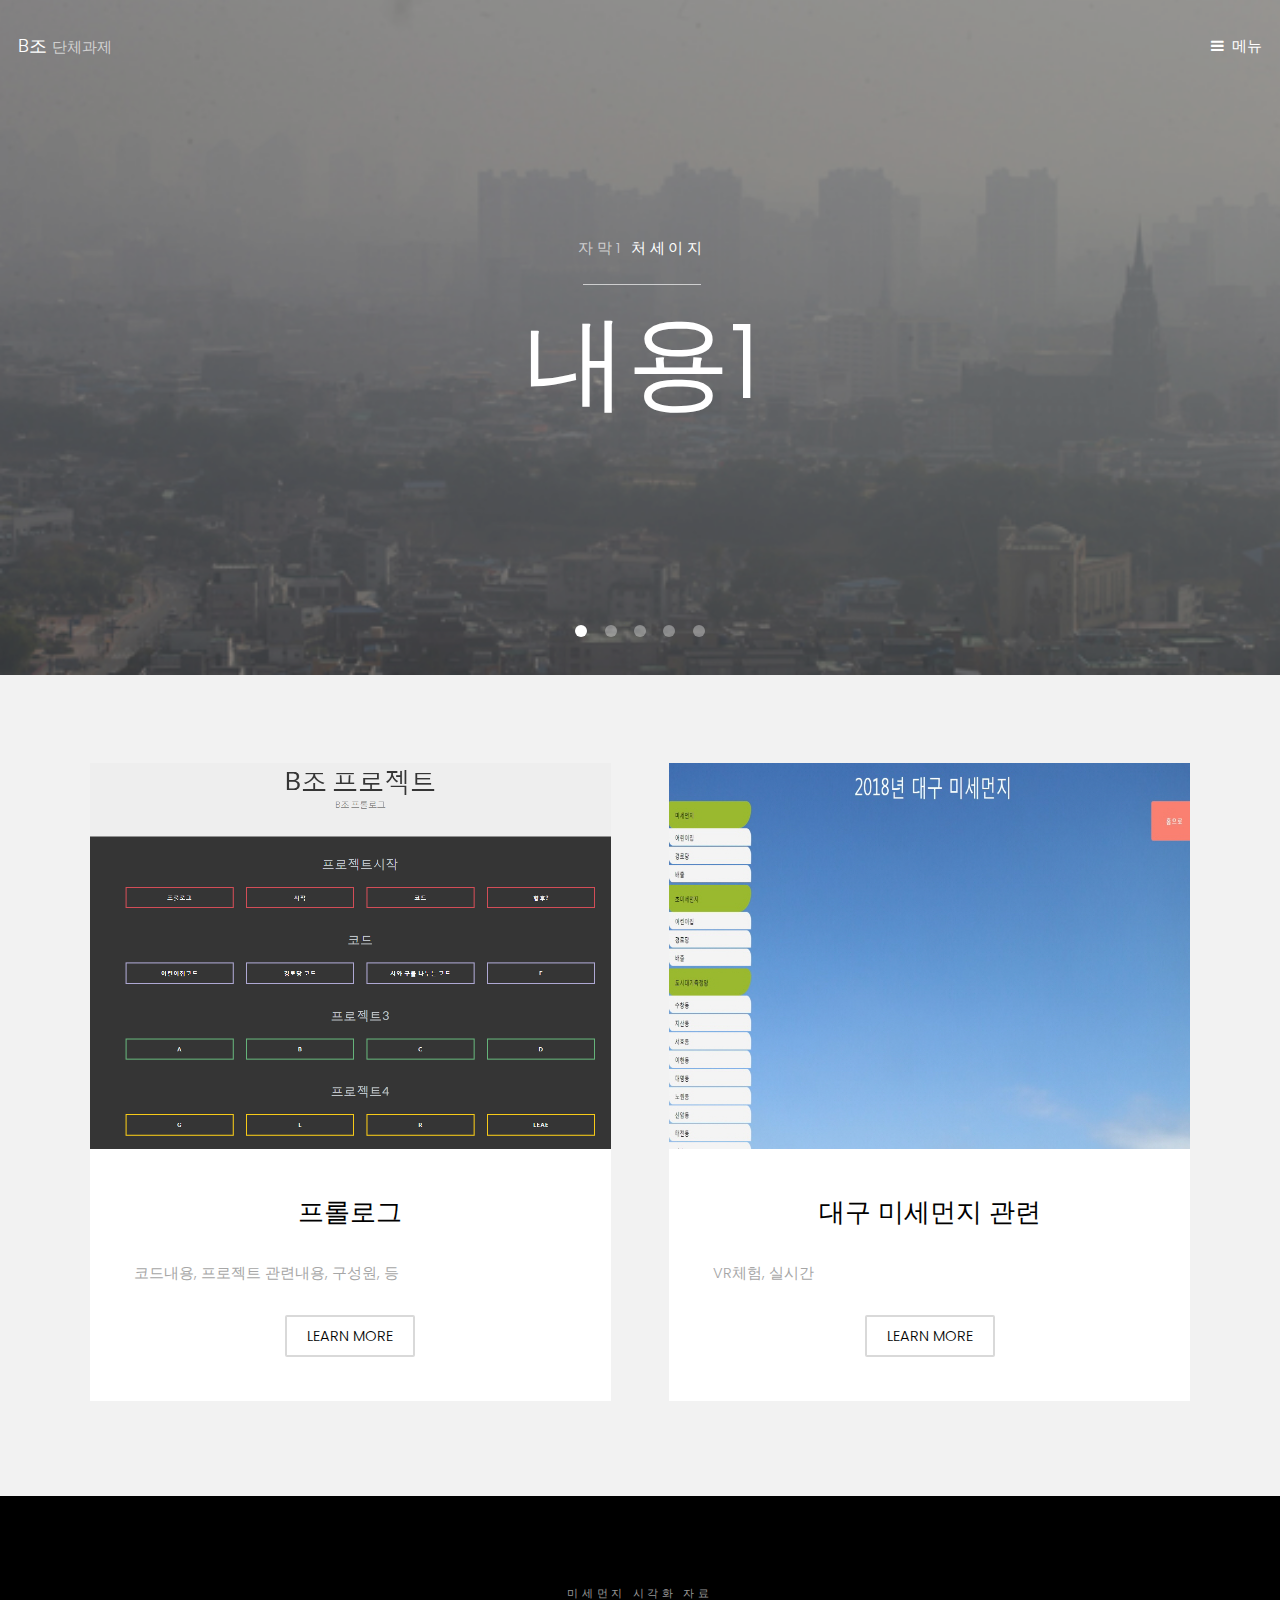
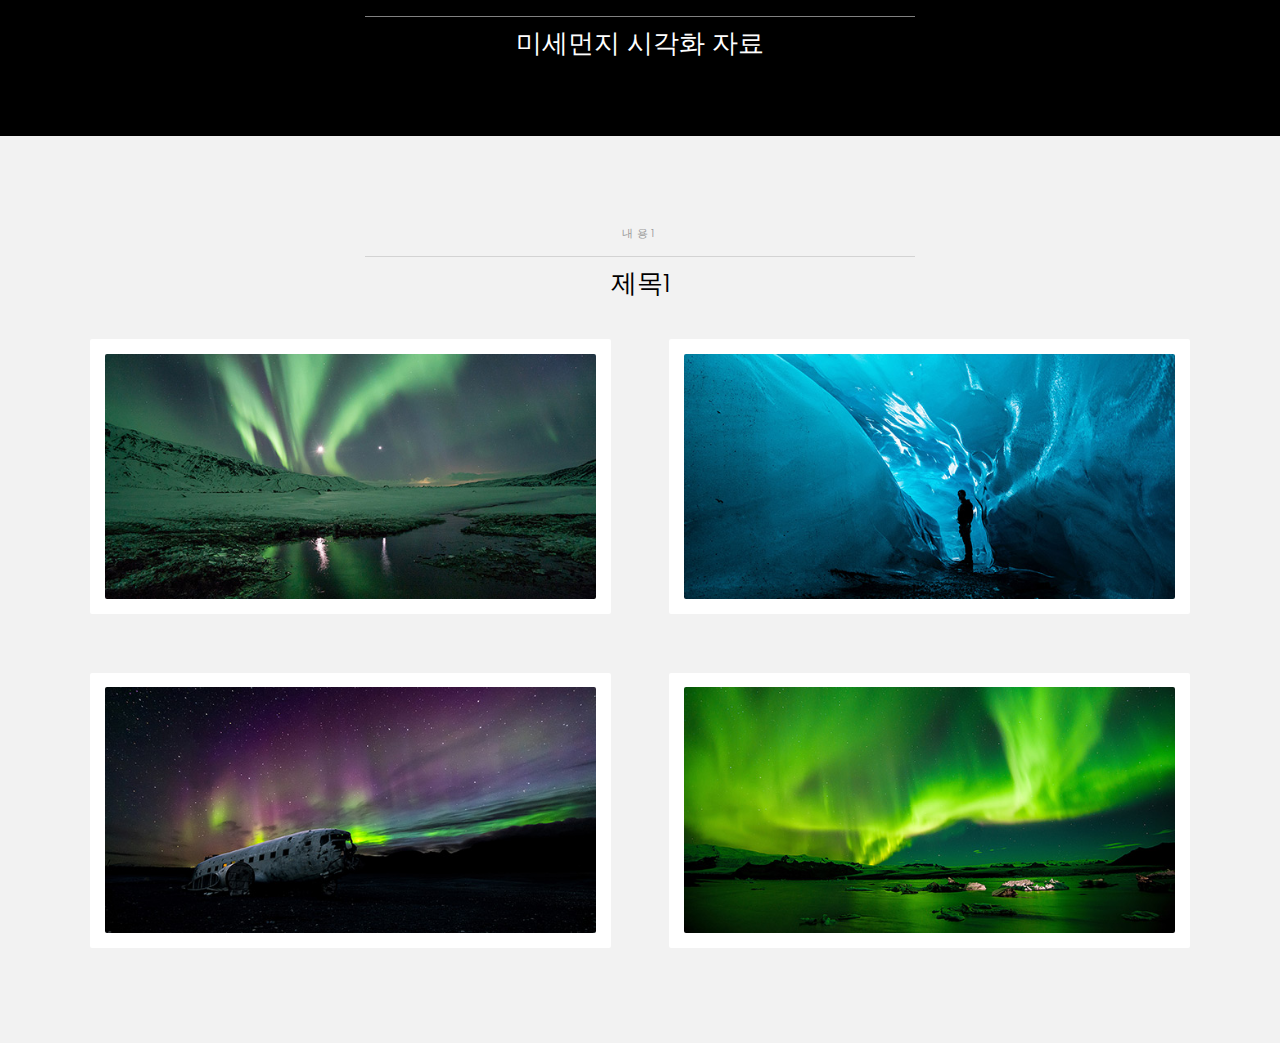
<file: html 세컨드/index.html>
<!DOCTYPE HTML>
<html>

<head>
    <title>B조 단체과제</title>
    <meta charset="utf-8" />
    <meta name="viewport" content="width=device-width, initial-scale=1" />
    <link rel="stylesheet" href="assets/css/main.css" />
</head>

<body>
    <!-- Header -->
    <header id="header" class="alt">
        <div class="logo"><a href="index.html">B조 <span>단체과제</span></a></div>
        <a href="#menu">메뉴</a>
    </header>
    <!-- Nav -->
    <nav id="menu">
        <ul class="links">
            <li><a href="#">미세먼지</a>
                <ul><a href="kidzone.html">어린이집</a></ul>
                <ul><a href="no.html">경로당</a></ul>
                <ul><a href="ee.html">etc</a></ul>
            </li>
        </ul>
        <ul class="links">
            <li><a href="#">초미세먼지</a>
                <ul>어린이집</ul>
                <ul>경로당</ul>
                <ul>etc</ul>
            </li>
        </ul>
        <ul class="links">
            <li><a href="#">오염배출</a>
                <ul>어린이집</ul>
                <ul>경로당</ul>
                <ul>etc</ul>
            </li>
        </ul>

        <ul class="links">
            <li><a href="#">오염배출</a>
                <ul>어린이집</ul>
                <ul>경로당</ul>
                <ul>etc</ul>
                <ul>etc</ul>
                <ul>etc</ul>
                <ul>etc</ul>
            </li>
        </ul>

        <ul class="links">
            <li><a href="#">오염배출</a>
                <ul>어린이집</ul>
                <ul>경로당</ul>
                <ul>etc</ul>
            </li>
        </ul>


    </nav>
    <!-- Banner -->
    <section class="banner full">
        <article>
            <img src="images/slide01.jpg" alt="" />
            <div class="inner">
                <header>
                    <p> 자막1
                     <a href="https://templated.co">처세이지</a></p>
                    <h2> 내용1 </h2>
                </header>
            </div>
        </article>
        <article>
            <img src="images/slide02.jpg" alt="" />
            <div class="inner">
                <header>
                    <p> 자막2 </p>
                    <h2> 내용2 </h2>
                </header>
            </div>
        </article>
        <article>
            <img src="images/slide03.jpg" alt="" />
            <div class="inner">
                <header>
                    <p>자막3</p>
                    <h2>3페이지</h2>
                </header>
            </div>
        </article>
        <article>
            <img src="images/slide04.jpg" alt="" />
            <div class="inner">
                <header>
                    <p>자막4</p>
                    <h2>4페이지</h2>
                </header>
            </div>
        </article>
        <article>
            <img src="images/slide05.jpg" alt="" />
            <div class="inner">
                <header>
                    <p>자막5</p>
                    <h2>5페이지</h2>
                </header>
            </div>
        </article>
    </section>
    <!-- One -->
    <section id="one" class="wrapper style2">
        <div class="inner">
            <div class="grid-style">
                <div>
                    <div class="box">
                        <div class="image fit">
                            <a href="pp.html">
                            <img src="images/pro.jpg" alt="" /></a>
                        </div>
                        <div class="content">
                            <header class="align-center">
                                <!-- <p>코드내용, 구성원, 등</p> -->
                                <h2>프롤로그</h2>
                            </header>
                            <p>코드내용, 프로젝트 관련내용, 구성원, 등</p>
                            <footer class="align-center">
                                <a href="#" class="button alt">Learn More</a>
                            </footer>
                        </div>
                    </div>
                </div>
                <div>
                    <div class="box">
                        <div class="image fit">
                        	<a href="menu.html">
                            <img src="images/pp2.jpg" alt="" /></a>
                        </div>
                        <div class="content">
                            <header class="align-center">
                                <!-- <p>서브내용2</p> -->
                                <h2>대구 미세먼지 관련</h2>
                            </header>
                            <p> VR체험, 실시간 </p>
                            <footer class="align-center">
                                <a href="#" class="button alt">Learn More</a>
                            </footer>
                        </div>
                    </div>
                </div>
            </div>
        </div>
    </section>
    <!-- Two -->
    <section id="two" class="wrapper style3">
        <div class="inner">
            <header class="align-center">
                <p>미세먼지 시각화 자료</p>
                <h2>미세먼지 시각화 자료</h2>
            </header>
        </div>
    </section>
    <!-- Three -->
    <section id="three" class="wrapper style2">
        <div class="inner">
            <header class="align-center">
                <p class="special">내용1</p>
                <h2>제목1</h2>
            </header>
            <div class="gallery">
                <div>
                    <div class="image fit">
                        <a href="#"><img src="images/pic01.jpg" alt="" /></a>
                    </div>
                </div>
                <div>
                    <div class="image fit">
                        <a href="#"><img src="images/pic02.jpg" alt="" /></a>
                    </div>
                </div>
                <div>
                    <div class="image fit">
                        <a href="#"><img src="images/pic03.jpg" alt="" /></a>
                    </div>
                </div>
                <div>
                    <div class="image fit">
                        <a href="#"><img src="images/pic04.jpg" alt="" /></a>
                    </div>
                </div>
            </div>
        </div>
    </section>
   
    <script src="assets/js/jquery.min.js"></script>
    <script src="assets/js/jquery.scrollex.min.js"></script>
    <script src="assets/js/skel.min.js"></script>
    <script src="assets/js/util.js"></script>
    <script src="assets/js/main.js"></script>
</body>

</html>
</file>
<file: html 세컨드/assets/css/main.css>
@charset "UTF-8";
@import url(font-awesome.min.css);
@import url("https://fonts.googleapis.com/css?family=Poppins:300,400,500,600,700");

	html, body, div, span, applet, object, iframe, h1, h2, h3, h4, h5, h6, p, blockquote, pre, a, abbr, acronym, address, big, cite, code, del, dfn, em, img, ins, kbd, q, s, samp, small, strike, strong, sub, sup, tt, var, b, u, i, center, dl, dt, dd, ol, ul, li, fieldset, form, label, legend, table, caption, tbody, tfoot, thead, tr, th, td, article, aside, canvas, details, embed, figure, figcaption, footer, header, hgroup, menu, nav, output, ruby, section, summary, time, mark, audio, video {
		margin: 0;
		padding: 0;
		border: 0;
		font-size: 100%;
		font: inherit;
		vertical-align: baseline;
	}

	article, aside, details, figcaption, figure, footer, header, hgroup, menu, nav, section {
		display: block;
	}

	body {
		line-height: 1;
	}

	ol, ul {
		list-style: none;
	}

	blockquote, q {
		quotes: none;
	}

	blockquote:before, blockquote:after, q:before, q:after {
		content: '';
		content: none;
	}

	table {
		border-collapse: collapse;
		border-spacing: 0;
	}

	body {
		-webkit-text-size-adjust: none;
	}

/* Box Model */

	*, *:before, *:after {
		-moz-box-sizing: border-box;
		-webkit-box-sizing: border-box;
		box-sizing: border-box;
	}

/* Containers */

	.container {
		margin-left: auto;
		margin-right: auto;
	}

	.container.\31 25\25 {
		width: 100%;
		max-width: 100rem;
		min-width: 80rem;
	}

	.container.\37 5\25 {
		width: 60rem;
	}

	.container.\35 0\25 {
		width: 40rem;
	}

	.container.\32 5\25 {
		width: 20rem;
	}

	.container {
		width: 80rem;
	}

	@media screen and (max-width: 1680px) {

		.container.\31 25\25 {
			width: 100%;
			max-width: 100rem;
			min-width: 80rem;
		}

		.container.\37 5\25 {
			width: 60rem;
		}

		.container.\35 0\25 {
			width: 40rem;
		}

		.container.\32 5\25 {
			width: 20rem;
		}

		.container {
			width: 80rem;
		}

	}

	@media screen and (max-width: 1280px) {

		.container.\31 25\25 {
			width: 100%;
			max-width: 81.25rem;
			min-width: 65rem;
		}

		.container.\37 5\25 {
			width: 48.75rem;
		}

		.container.\35 0\25 {
			width: 32.5rem;
		}

		.container.\32 5\25 {
			width: 16.25rem;
		}

		.container {
			width: 65rem;
		}

	}

	@media screen and (max-width: 980px) {

		.container.\31 25\25 {
			width: 100%;
			max-width: 112.5%;
			min-width: 90%;
		}

		.container.\37 5\25 {
			width: 67.5%;
		}

		.container.\35 0\25 {
			width: 45%;
		}

		.container.\32 5\25 {
			width: 22.5%;
		}

		.container {
			width: 90%;
		}

	}

	@media screen and (max-width: 736px) {

		.container.\31 25\25 {
			width: 100%;
			max-width: 112.5%;
			min-width: 90%;
		}

		.container.\37 5\25 {
			width: 67.5%;
		}

		.container.\35 0\25 {
			width: 45%;
		}

		.container.\32 5\25 {
			width: 22.5%;
		}

		.container {
			width: 90% !important;
		}

	}

	@media screen and (max-width: 480px) {

		.container.\31 25\25 {
			width: 100%;
			max-width: 112.5%;
			min-width: 90%;
		}

		.container.\37 5\25 {
			width: 67.5%;
		}

		.container.\35 0\25 {
			width: 45%;
		}

		.container.\32 5\25 {
			width: 22.5%;
		}

		.container {
			width: 90% !important;
		}

	}

/* Grid */

	.row {
		border-bottom: solid 1px transparent;
		-moz-box-sizing: border-box;
		-webkit-box-sizing: border-box;
		box-sizing: border-box;
	}

	.row > * {
		float: left;
		-moz-box-sizing: border-box;
		-webkit-box-sizing: border-box;
		box-sizing: border-box;
	}

	.row:after, .row:before {
		content: '';
		display: block;
		clear: both;
		height: 0;
	}

	.row.uniform > * > :first-child {
		margin-top: 0;
	}

	.row.uniform > * > :last-child {
		margin-bottom: 0;
	}

	.row.\30 \25 > * {
		padding: 0 0 0 0rem;
	}

	.row.\30 \25 {
		margin: 0 0 -1px 0rem;
	}

	.row.uniform.\30 \25 > * {
		padding: 0rem 0 0 0rem;
	}

	.row.uniform.\30 \25 {
		margin: 0rem 0 -1px 0rem;
	}

	.row > * {
		padding: 0 0 0 2rem;
	}

	.row {
		margin: 0 0 -1px -2rem;
	}

	.row.uniform > * {
		padding: 2rem 0 0 2rem;
	}

	.row.uniform {
		margin: -2rem 0 -1px -2rem;
	}

	.row.\32 00\25 > * {
		padding: 0 0 0 4rem;
	}

	.row.\32 00\25 {
		margin: 0 0 -1px -4rem;
	}

	.row.uniform.\32 00\25 > * {
		padding: 4rem 0 0 4rem;
	}

	.row.uniform.\32 00\25 {
		margin: -4rem 0 -1px -4rem;
	}

	.row.\31 50\25 > * {
		padding: 0 0 0 3rem;
	}

	.row.\31 50\25 {
		margin: 0 0 -1px -3rem;
	}

	.row.uniform.\31 50\25 > * {
		padding: 3rem 0 0 3rem;
	}

	.row.uniform.\31 50\25 {
		margin: -3rem 0 -1px -3rem;
	}

	.row.\35 0\25 > * {
		padding: 0 0 0 1rem;
	}

	.row.\35 0\25 {
		margin: 0 0 -1px -1rem;
	}

	.row.uniform.\35 0\25 > * {
		padding: 1rem 0 0 1rem;
	}

	.row.uniform.\35 0\25 {
		margin: -1rem 0 -1px -1rem;
	}

	.row.\32 5\25 > * {
		padding: 0 0 0 0.5rem;
	}

	.row.\32 5\25 {
		margin: 0 0 -1px -0.5rem;
	}

	.row.uniform.\32 5\25 > * {
		padding: 0.5rem 0 0 0.5rem;
	}

	.row.uniform.\32 5\25 {
		margin: -0.5rem 0 -1px -0.5rem;
	}

	.\31 2u, .\31 2u\24 {
		width: 100%;
		clear: none;
		margin-left: 0;
	}

	.\31 1u, .\31 1u\24 {
		width: 91.6666666667%;
		clear: none;
		margin-left: 0;
	}

	.\31 0u, .\31 0u\24 {
		width: 83.3333333333%;
		clear: none;
		margin-left: 0;
	}

	.\39 u, .\39 u\24 {
		width: 75%;
		clear: none;
		margin-left: 0;
	}

	.\38 u, .\38 u\24 {
		width: 66.6666666667%;
		clear: none;
		margin-left: 0;
	}

	.\37 u, .\37 u\24 {
		width: 58.3333333333%;
		clear: none;
		margin-left: 0;
	}

	.\36 u, .\36 u\24 {
		width: 50%;
		clear: none;
		margin-left: 0;
	}

	.\35 u, .\35 u\24 {
		width: 41.6666666667%;
		clear: none;
		margin-left: 0;
	}

	.\34 u, .\34 u\24 {
		width: 33.3333333333%;
		clear: none;
		margin-left: 0;
	}

	.\33 u, .\33 u\24 {
		width: 25%;
		clear: none;
		margin-left: 0;
	}

	.\32 u, .\32 u\24 {
		width: 16.6666666667%;
		clear: none;
		margin-left: 0;
	}

	.\31 u, .\31 u\24 {
		width: 8.3333333333%;
		clear: none;
		margin-left: 0;
	}

	.\31 2u\24 + *,
	.\31 1u\24 + *,
	.\31 0u\24 + *,
	.\39 u\24 + *,
	.\38 u\24 + *,
	.\37 u\24 + *,
	.\36 u\24 + *,
	.\35 u\24 + *,
	.\34 u\24 + *,
	.\33 u\24 + *,
	.\32 u\24 + *,
	.\31 u\24 + * {
		clear: left;
	}

	.\-11u {
		margin-left: 91.66667%;
	}

	.\-10u {
		margin-left: 83.33333%;
	}

	.\-9u {
		margin-left: 75%;
	}

	.\-8u {
		margin-left: 66.66667%;
	}

	.\-7u {
		margin-left: 58.33333%;
	}

	.\-6u {
		margin-left: 50%;
	}

	.\-5u {
		margin-left: 41.66667%;
	}

	.\-4u {
		margin-left: 33.33333%;
	}

	.\-3u {
		margin-left: 25%;
	}

	.\-2u {
		margin-left: 16.66667%;
	}

	.\-1u {
		margin-left: 8.33333%;
	}

	@media screen and (max-width: 1680px) {

		.row > * {
			padding: 0 0 0 2rem;
		}

		.row {
			margin: 0 0 -1px -2rem;
		}

		.row.uniform > * {
			padding: 2rem 0 0 2rem;
		}

		.row.uniform {
			margin: -2rem 0 -1px -2rem;
		}

		.row.\32 00\25 > * {
			padding: 0 0 0 4rem;
		}

		.row.\32 00\25 {
			margin: 0 0 -1px -4rem;
		}

		.row.uniform.\32 00\25 > * {
			padding: 4rem 0 0 4rem;
		}

		.row.uniform.\32 00\25 {
			margin: -4rem 0 -1px -4rem;
		}

		.row.\31 50\25 > * {
			padding: 0 0 0 3rem;
		}

		.row.\31 50\25 {
			margin: 0 0 -1px -3rem;
		}

		.row.uniform.\31 50\25 > * {
			padding: 3rem 0 0 3rem;
		}

		.row.uniform.\31 50\25 {
			margin: -3rem 0 -1px -3rem;
		}

		.row.\35 0\25 > * {
			padding: 0 0 0 1rem;
		}

		.row.\35 0\25 {
			margin: 0 0 -1px -1rem;
		}

		.row.uniform.\35 0\25 > * {
			padding: 1rem 0 0 1rem;
		}

		.row.uniform.\35 0\25 {
			margin: -1rem 0 -1px -1rem;
		}

		.row.\32 5\25 > * {
			padding: 0 0 0 0.5rem;
		}

		.row.\32 5\25 {
			margin: 0 0 -1px -0.5rem;
		}

		.row.uniform.\32 5\25 > * {
			padding: 0.5rem 0 0 0.5rem;
		}

		.row.uniform.\32 5\25 {
			margin: -0.5rem 0 -1px -0.5rem;
		}

		.\31 2u\28xlarge\29, .\31 2u\24\28xlarge\29 {
			width: 100%;
			clear: none;
			margin-left: 0;
		}

		.\31 1u\28xlarge\29, .\31 1u\24\28xlarge\29 {
			width: 91.6666666667%;
			clear: none;
			margin-left: 0;
		}

		.\31 0u\28xlarge\29, .\31 0u\24\28xlarge\29 {
			width: 83.3333333333%;
			clear: none;
			margin-left: 0;
		}

		.\39 u\28xlarge\29, .\39 u\24\28xlarge\29 {
			width: 75%;
			clear: none;
			margin-left: 0;
		}

		.\38 u\28xlarge\29, .\38 u\24\28xlarge\29 {
			width: 66.6666666667%;
			clear: none;
			margin-left: 0;
		}

		.\37 u\28xlarge\29, .\37 u\24\28xlarge\29 {
			width: 58.3333333333%;
			clear: none;
			margin-left: 0;
		}

		.\36 u\28xlarge\29, .\36 u\24\28xlarge\29 {
			width: 50%;
			clear: none;
			margin-left: 0;
		}

		.\35 u\28xlarge\29, .\35 u\24\28xlarge\29 {
			width: 41.6666666667%;
			clear: none;
			margin-left: 0;
		}

		.\34 u\28xlarge\29, .\34 u\24\28xlarge\29 {
			width: 33.3333333333%;
			clear: none;
			margin-left: 0;
		}

		.\33 u\28xlarge\29, .\33 u\24\28xlarge\29 {
			width: 25%;
			clear: none;
			margin-left: 0;
		}

		.\32 u\28xlarge\29, .\32 u\24\28xlarge\29 {
			width: 16.6666666667%;
			clear: none;
			margin-left: 0;
		}

		.\31 u\28xlarge\29, .\31 u\24\28xlarge\29 {
			width: 8.3333333333%;
			clear: none;
			margin-left: 0;
		}

		.\31 2u\24\28xlarge\29 + *,
		.\31 1u\24\28xlarge\29 + *,
		.\31 0u\24\28xlarge\29 + *,
		.\39 u\24\28xlarge\29 + *,
		.\38 u\24\28xlarge\29 + *,
		.\37 u\24\28xlarge\29 + *,
		.\36 u\24\28xlarge\29 + *,
		.\35 u\24\28xlarge\29 + *,
		.\34 u\24\28xlarge\29 + *,
		.\33 u\24\28xlarge\29 + *,
		.\32 u\24\28xlarge\29 + *,
		.\31 u\24\28xlarge\29 + * {
			clear: left;
		}

		.\-11u\28xlarge\29 {
			margin-left: 91.66667%;
		}

		.\-10u\28xlarge\29 {
			margin-left: 83.33333%;
		}

		.\-9u\28xlarge\29 {
			margin-left: 75%;
		}

		.\-8u\28xlarge\29 {
			margin-left: 66.66667%;
		}

		.\-7u\28xlarge\29 {
			margin-left: 58.33333%;
		}

		.\-6u\28xlarge\29 {
			margin-left: 50%;
		}

		.\-5u\28xlarge\29 {
			margin-left: 41.66667%;
		}

		.\-4u\28xlarge\29 {
			margin-left: 33.33333%;
		}

		.\-3u\28xlarge\29 {
			margin-left: 25%;
		}

		.\-2u\28xlarge\29 {
			margin-left: 16.66667%;
		}

		.\-1u\28xlarge\29 {
			margin-left: 8.33333%;
		}

	}

	@media screen and (max-width: 1280px) {

		.row > * {
			padding: 0 0 0 1.5rem;
		}

		.row {
			margin: 0 0 -1px -1.5rem;
		}

		.row.uniform > * {
			padding: 1.5rem 0 0 1.5rem;
		}

		.row.uniform {
			margin: -1.5rem 0 -1px -1.5rem;
		}

		.row.\32 00\25 > * {
			padding: 0 0 0 3rem;
		}

		.row.\32 00\25 {
			margin: 0 0 -1px -3rem;
		}

		.row.uniform.\32 00\25 > * {
			padding: 3rem 0 0 3rem;
		}

		.row.uniform.\32 00\25 {
			margin: -3rem 0 -1px -3rem;
		}

		.row.\31 50\25 > * {
			padding: 0 0 0 2.25rem;
		}

		.row.\31 50\25 {
			margin: 0 0 -1px -2.25rem;
		}

		.row.uniform.\31 50\25 > * {
			padding: 2.25rem 0 0 2.25rem;
		}

		.row.uniform.\31 50\25 {
			margin: -2.25rem 0 -1px -2.25rem;
		}

		.row.\35 0\25 > * {
			padding: 0 0 0 0.75rem;
		}

		.row.\35 0\25 {
			margin: 0 0 -1px -0.75rem;
		}

		.row.uniform.\35 0\25 > * {
			padding: 0.75rem 0 0 0.75rem;
		}

		.row.uniform.\35 0\25 {
			margin: -0.75rem 0 -1px -0.75rem;
		}

		.row.\32 5\25 > * {
			padding: 0 0 0 0.375rem;
		}

		.row.\32 5\25 {
			margin: 0 0 -1px -0.375rem;
		}

		.row.uniform.\32 5\25 > * {
			padding: 0.375rem 0 0 0.375rem;
		}

		.row.uniform.\32 5\25 {
			margin: -0.375rem 0 -1px -0.375rem;
		}

		.\31 2u\28large\29, .\31 2u\24\28large\29 {
			width: 100%;
			clear: none;
			margin-left: 0;
		}

		.\31 1u\28large\29, .\31 1u\24\28large\29 {
			width: 91.6666666667%;
			clear: none;
			margin-left: 0;
		}

		.\31 0u\28large\29, .\31 0u\24\28large\29 {
			width: 83.3333333333%;
			clear: none;
			margin-left: 0;
		}

		.\39 u\28large\29, .\39 u\24\28large\29 {
			width: 75%;
			clear: none;
			margin-left: 0;
		}

		.\38 u\28large\29, .\38 u\24\28large\29 {
			width: 66.6666666667%;
			clear: none;
			margin-left: 0;
		}

		.\37 u\28large\29, .\37 u\24\28large\29 {
			width: 58.3333333333%;
			clear: none;
			margin-left: 0;
		}

		.\36 u\28large\29, .\36 u\24\28large\29 {
			width: 50%;
			clear: none;
			margin-left: 0;
		}

		.\35 u\28large\29, .\35 u\24\28large\29 {
			width: 41.6666666667%;
			clear: none;
			margin-left: 0;
		}

		.\34 u\28large\29, .\34 u\24\28large\29 {
			width: 33.3333333333%;
			clear: none;
			margin-left: 0;
		}

		.\33 u\28large\29, .\33 u\24\28large\29 {
			width: 25%;
			clear: none;
			margin-left: 0;
		}

		.\32 u\28large\29, .\32 u\24\28large\29 {
			width: 16.6666666667%;
			clear: none;
			margin-left: 0;
		}

		.\31 u\28large\29, .\31 u\24\28large\29 {
			width: 8.3333333333%;
			clear: none;
			margin-left: 0;
		}

		.\31 2u\24\28large\29 + *,
		.\31 1u\24\28large\29 + *,
		.\31 0u\24\28large\29 + *,
		.\39 u\24\28large\29 + *,
		.\38 u\24\28large\29 + *,
		.\37 u\24\28large\29 + *,
		.\36 u\24\28large\29 + *,
		.\35 u\24\28large\29 + *,
		.\34 u\24\28large\29 + *,
		.\33 u\24\28large\29 + *,
		.\32 u\24\28large\29 + *,
		.\31 u\24\28large\29 + * {
			clear: left;
		}

		.\-11u\28large\29 {
			margin-left: 91.66667%;
		}

		.\-10u\28large\29 {
			margin-left: 83.33333%;
		}

		.\-9u\28large\29 {
			margin-left: 75%;
		}

		.\-8u\28large\29 {
			margin-left: 66.66667%;
		}

		.\-7u\28large\29 {
			margin-left: 58.33333%;
		}

		.\-6u\28large\29 {
			margin-left: 50%;
		}

		.\-5u\28large\29 {
			margin-left: 41.66667%;
		}

		.\-4u\28large\29 {
			margin-left: 33.33333%;
		}

		.\-3u\28large\29 {
			margin-left: 25%;
		}

		.\-2u\28large\29 {
			margin-left: 16.66667%;
		}

		.\-1u\28large\29 {
			margin-left: 8.33333%;
		}

	}

	@media screen and (max-width: 980px) {

		.row > * {
			padding: 0 0 0 1.5rem;
		}

		.row {
			margin: 0 0 -1px -1.5rem;
		}

		.row.uniform > * {
			padding: 1.5rem 0 0 1.5rem;
		}

		.row.uniform {
			margin: -1.5rem 0 -1px -1.5rem;
		}

		.row.\32 00\25 > * {
			padding: 0 0 0 3rem;
		}

		.row.\32 00\25 {
			margin: 0 0 -1px -3rem;
		}

		.row.uniform.\32 00\25 > * {
			padding: 3rem 0 0 3rem;
		}

		.row.uniform.\32 00\25 {
			margin: -3rem 0 -1px -3rem;
		}

		.row.\31 50\25 > * {
			padding: 0 0 0 2.25rem;
		}

		.row.\31 50\25 {
			margin: 0 0 -1px -2.25rem;
		}

		.row.uniform.\31 50\25 > * {
			padding: 2.25rem 0 0 2.25rem;
		}

		.row.uniform.\31 50\25 {
			margin: -2.25rem 0 -1px -2.25rem;
		}

		.row.\35 0\25 > * {
			padding: 0 0 0 0.75rem;
		}

		.row.\35 0\25 {
			margin: 0 0 -1px -0.75rem;
		}

		.row.uniform.\35 0\25 > * {
			padding: 0.75rem 0 0 0.75rem;
		}

		.row.uniform.\35 0\25 {
			margin: -0.75rem 0 -1px -0.75rem;
		}

		.row.\32 5\25 > * {
			padding: 0 0 0 0.375rem;
		}

		.row.\32 5\25 {
			margin: 0 0 -1px -0.375rem;
		}

		.row.uniform.\32 5\25 > * {
			padding: 0.375rem 0 0 0.375rem;
		}

		.row.uniform.\32 5\25 {
			margin: -0.375rem 0 -1px -0.375rem;
		}

		.\31 2u\28medium\29, .\31 2u\24\28medium\29 {
			width: 100%;
			clear: none;
			margin-left: 0;
		}

		.\31 1u\28medium\29, .\31 1u\24\28medium\29 {
			width: 91.6666666667%;
			clear: none;
			margin-left: 0;
		}

		.\31 0u\28medium\29, .\31 0u\24\28medium\29 {
			width: 83.3333333333%;
			clear: none;
			margin-left: 0;
		}

		.\39 u\28medium\29, .\39 u\24\28medium\29 {
			width: 75%;
			clear: none;
			margin-left: 0;
		}

		.\38 u\28medium\29, .\38 u\24\28medium\29 {
			width: 66.6666666667%;
			clear: none;
			margin-left: 0;
		}

		.\37 u\28medium\29, .\37 u\24\28medium\29 {
			width: 58.3333333333%;
			clear: none;
			margin-left: 0;
		}

		.\36 u\28medium\29, .\36 u\24\28medium\29 {
			width: 50%;
			clear: none;
			margin-left: 0;
		}

		.\35 u\28medium\29, .\35 u\24\28medium\29 {
			width: 41.6666666667%;
			clear: none;
			margin-left: 0;
		}

		.\34 u\28medium\29, .\34 u\24\28medium\29 {
			width: 33.3333333333%;
			clear: none;
			margin-left: 0;
		}

		.\33 u\28medium\29, .\33 u\24\28medium\29 {
			width: 25%;
			clear: none;
			margin-left: 0;
		}

		.\32 u\28medium\29, .\32 u\24\28medium\29 {
			width: 16.6666666667%;
			clear: none;
			margin-left: 0;
		}

		.\31 u\28medium\29, .\31 u\24\28medium\29 {
			width: 8.3333333333%;
			clear: none;
			margin-left: 0;
		}

		.\31 2u\24\28medium\29 + *,
		.\31 1u\24\28medium\29 + *,
		.\31 0u\24\28medium\29 + *,
		.\39 u\24\28medium\29 + *,
		.\38 u\24\28medium\29 + *,
		.\37 u\24\28medium\29 + *,
		.\36 u\24\28medium\29 + *,
		.\35 u\24\28medium\29 + *,
		.\34 u\24\28medium\29 + *,
		.\33 u\24\28medium\29 + *,
		.\32 u\24\28medium\29 + *,
		.\31 u\24\28medium\29 + * {
			clear: left;
		}

		.\-11u\28medium\29 {
			margin-left: 91.66667%;
		}

		.\-10u\28medium\29 {
			margin-left: 83.33333%;
		}

		.\-9u\28medium\29 {
			margin-left: 75%;
		}

		.\-8u\28medium\29 {
			margin-left: 66.66667%;
		}

		.\-7u\28medium\29 {
			margin-left: 58.33333%;
		}

		.\-6u\28medium\29 {
			margin-left: 50%;
		}

		.\-5u\28medium\29 {
			margin-left: 41.66667%;
		}

		.\-4u\28medium\29 {
			margin-left: 33.33333%;
		}

		.\-3u\28medium\29 {
			margin-left: 25%;
		}

		.\-2u\28medium\29 {
			margin-left: 16.66667%;
		}

		.\-1u\28medium\29 {
			margin-left: 8.33333%;
		}

	}

	@media screen and (max-width: 736px) {

		.row > * {
			padding: 0 0 0 1.25rem;
		}

		.row {
			margin: 0 0 -1px -1.25rem;
		}

		.row.uniform > * {
			padding: 1.25rem 0 0 1.25rem;
		}

		.row.uniform {
			margin: -1.25rem 0 -1px -1.25rem;
		}

		.row.\32 00\25 > * {
			padding: 0 0 0 2.5rem;
		}

		.row.\32 00\25 {
			margin: 0 0 -1px -2.5rem;
		}

		.row.uniform.\32 00\25 > * {
			padding: 2.5rem 0 0 2.5rem;
		}

		.row.uniform.\32 00\25 {
			margin: -2.5rem 0 -1px -2.5rem;
		}

		.row.\31 50\25 > * {
			padding: 0 0 0 1.875rem;
		}

		.row.\31 50\25 {
			margin: 0 0 -1px -1.875rem;
		}

		.row.uniform.\31 50\25 > * {
			padding: 1.875rem 0 0 1.875rem;
		}

		.row.uniform.\31 50\25 {
			margin: -1.875rem 0 -1px -1.875rem;
		}

		.row.\35 0\25 > * {
			padding: 0 0 0 0.625rem;
		}

		.row.\35 0\25 {
			margin: 0 0 -1px -0.625rem;
		}

		.row.uniform.\35 0\25 > * {
			padding: 0.625rem 0 0 0.625rem;
		}

		.row.uniform.\35 0\25 {
			margin: -0.625rem 0 -1px -0.625rem;
		}

		.row.\32 5\25 > * {
			padding: 0 0 0 0.3125rem;
		}

		.row.\32 5\25 {
			margin: 0 0 -1px -0.3125rem;
		}

		.row.uniform.\32 5\25 > * {
			padding: 0.3125rem 0 0 0.3125rem;
		}

		.row.uniform.\32 5\25 {
			margin: -0.3125rem 0 -1px -0.3125rem;
		}

		.\31 2u\28small\29, .\31 2u\24\28small\29 {
			width: 100%;
			clear: none;
			margin-left: 0;
		}

		.\31 1u\28small\29, .\31 1u\24\28small\29 {
			width: 91.6666666667%;
			clear: none;
			margin-left: 0;
		}

		.\31 0u\28small\29, .\31 0u\24\28small\29 {
			width: 83.3333333333%;
			clear: none;
			margin-left: 0;
		}

		.\39 u\28small\29, .\39 u\24\28small\29 {
			width: 75%;
			clear: none;
			margin-left: 0;
		}

		.\38 u\28small\29, .\38 u\24\28small\29 {
			width: 66.6666666667%;
			clear: none;
			margin-left: 0;
		}

		.\37 u\28small\29, .\37 u\24\28small\29 {
			width: 58.3333333333%;
			clear: none;
			margin-left: 0;
		}

		.\36 u\28small\29, .\36 u\24\28small\29 {
			width: 50%;
			clear: none;
			margin-left: 0;
		}

		.\35 u\28small\29, .\35 u\24\28small\29 {
			width: 41.6666666667%;
			clear: none;
			margin-left: 0;
		}

		.\34 u\28small\29, .\34 u\24\28small\29 {
			width: 33.3333333333%;
			clear: none;
			margin-left: 0;
		}

		.\33 u\28small\29, .\33 u\24\28small\29 {
			width: 25%;
			clear: none;
			margin-left: 0;
		}

		.\32 u\28small\29, .\32 u\24\28small\29 {
			width: 16.6666666667%;
			clear: none;
			margin-left: 0;
		}

		.\31 u\28small\29, .\31 u\24\28small\29 {
			width: 8.3333333333%;
			clear: none;
			margin-left: 0;
		}

		.\31 2u\24\28small\29 + *,
		.\31 1u\24\28small\29 + *,
		.\31 0u\24\28small\29 + *,
		.\39 u\24\28small\29 + *,
		.\38 u\24\28small\29 + *,
		.\37 u\24\28small\29 + *,
		.\36 u\24\28small\29 + *,
		.\35 u\24\28small\29 + *,
		.\34 u\24\28small\29 + *,
		.\33 u\24\28small\29 + *,
		.\32 u\24\28small\29 + *,
		.\31 u\24\28small\29 + * {
			clear: left;
		}

		.\-11u\28small\29 {
			margin-left: 91.66667%;
		}

		.\-10u\28small\29 {
			margin-left: 83.33333%;
		}

		.\-9u\28small\29 {
			margin-left: 75%;
		}

		.\-8u\28small\29 {
			margin-left: 66.66667%;
		}

		.\-7u\28small\29 {
			margin-left: 58.33333%;
		}

		.\-6u\28small\29 {
			margin-left: 50%;
		}

		.\-5u\28small\29 {
			margin-left: 41.66667%;
		}

		.\-4u\28small\29 {
			margin-left: 33.33333%;
		}

		.\-3u\28small\29 {
			margin-left: 25%;
		}

		.\-2u\28small\29 {
			margin-left: 16.66667%;
		}

		.\-1u\28small\29 {
			margin-left: 8.33333%;
		}

	}

	@media screen and (max-width: 480px) {

		.row > * {
			padding: 0 0 0 1.25rem;
		}

		.row {
			margin: 0 0 -1px -1.25rem;
		}

		.row.uniform > * {
			padding: 1.25rem 0 0 1.25rem;
		}

		.row.uniform {
			margin: -1.25rem 0 -1px -1.25rem;
		}

		.row.\32 00\25 > * {
			padding: 0 0 0 2.5rem;
		}

		.row.\32 00\25 {
			margin: 0 0 -1px -2.5rem;
		}

		.row.uniform.\32 00\25 > * {
			padding: 2.5rem 0 0 2.5rem;
		}

		.row.uniform.\32 00\25 {
			margin: -2.5rem 0 -1px -2.5rem;
		}

		.row.\31 50\25 > * {
			padding: 0 0 0 1.875rem;
		}

		.row.\31 50\25 {
			margin: 0 0 -1px -1.875rem;
		}

		.row.uniform.\31 50\25 > * {
			padding: 1.875rem 0 0 1.875rem;
		}

		.row.uniform.\31 50\25 {
			margin: -1.875rem 0 -1px -1.875rem;
		}

		.row.\35 0\25 > * {
			padding: 0 0 0 0.625rem;
		}

		.row.\35 0\25 {
			margin: 0 0 -1px -0.625rem;
		}

		.row.uniform.\35 0\25 > * {
			padding: 0.625rem 0 0 0.625rem;
		}

		.row.uniform.\35 0\25 {
			margin: -0.625rem 0 -1px -0.625rem;
		}

		.row.\32 5\25 > * {
			padding: 0 0 0 0.3125rem;
		}

		.row.\32 5\25 {
			margin: 0 0 -1px -0.3125rem;
		}

		.row.uniform.\32 5\25 > * {
			padding: 0.3125rem 0 0 0.3125rem;
		}

		.row.uniform.\32 5\25 {
			margin: -0.3125rem 0 -1px -0.3125rem;
		}

		.\31 2u\28xsmall\29, .\31 2u\24\28xsmall\29 {
			width: 100%;
			clear: none;
			margin-left: 0;
		}

		.\31 1u\28xsmall\29, .\31 1u\24\28xsmall\29 {
			width: 91.6666666667%;
			clear: none;
			margin-left: 0;
		}

		.\31 0u\28xsmall\29, .\31 0u\24\28xsmall\29 {
			width: 83.3333333333%;
			clear: none;
			margin-left: 0;
		}

		.\39 u\28xsmall\29, .\39 u\24\28xsmall\29 {
			width: 75%;
			clear: none;
			margin-left: 0;
		}

		.\38 u\28xsmall\29, .\38 u\24\28xsmall\29 {
			width: 66.6666666667%;
			clear: none;
			margin-left: 0;
		}

		.\37 u\28xsmall\29, .\37 u\24\28xsmall\29 {
			width: 58.3333333333%;
			clear: none;
			margin-left: 0;
		}

		.\36 u\28xsmall\29, .\36 u\24\28xsmall\29 {
			width: 50%;
			clear: none;
			margin-left: 0;
		}

		.\35 u\28xsmall\29, .\35 u\24\28xsmall\29 {
			width: 41.6666666667%;
			clear: none;
			margin-left: 0;
		}

		.\34 u\28xsmall\29, .\34 u\24\28xsmall\29 {
			width: 33.3333333333%;
			clear: none;
			margin-left: 0;
		}

		.\33 u\28xsmall\29, .\33 u\24\28xsmall\29 {
			width: 25%;
			clear: none;
			margin-left: 0;
		}

		.\32 u\28xsmall\29, .\32 u\24\28xsmall\29 {
			width: 16.6666666667%;
			clear: none;
			margin-left: 0;
		}

		.\31 u\28xsmall\29, .\31 u\24\28xsmall\29 {
			width: 8.3333333333%;
			clear: none;
			margin-left: 0;
		}

		.\31 2u\24\28xsmall\29 + *,
		.\31 1u\24\28xsmall\29 + *,
		.\31 0u\24\28xsmall\29 + *,
		.\39 u\24\28xsmall\29 + *,
		.\38 u\24\28xsmall\29 + *,
		.\37 u\24\28xsmall\29 + *,
		.\36 u\24\28xsmall\29 + *,
		.\35 u\24\28xsmall\29 + *,
		.\34 u\24\28xsmall\29 + *,
		.\33 u\24\28xsmall\29 + *,
		.\32 u\24\28xsmall\29 + *,
		.\31 u\24\28xsmall\29 + * {
			clear: left;
		}

		.\-11u\28xsmall\29 {
			margin-left: 91.66667%;
		}

		.\-10u\28xsmall\29 {
			margin-left: 83.33333%;
		}

		.\-9u\28xsmall\29 {
			margin-left: 75%;
		}

		.\-8u\28xsmall\29 {
			margin-left: 66.66667%;
		}

		.\-7u\28xsmall\29 {
			margin-left: 58.33333%;
		}

		.\-6u\28xsmall\29 {
			margin-left: 50%;
		}

		.\-5u\28xsmall\29 {
			margin-left: 41.66667%;
		}

		.\-4u\28xsmall\29 {
			margin-left: 33.33333%;
		}

		.\-3u\28xsmall\29 {
			margin-left: 25%;
		}

		.\-2u\28xsmall\29 {
			margin-left: 16.66667%;
		}

		.\-1u\28xsmall\29 {
			margin-left: 8.33333%;
		}

	}

/* Basic */

	@-ms-viewport {
		width: device-width;
	}

	body {
		-ms-overflow-style: scrollbar;
	}

	@media screen and (max-width: 480px) {

		html, body {
			min-width: 320px;
		}

	}

	body {
		background: #fff;
	}

		body.is-loading *, body.is-loading *:before, body.is-loading *:after {
			-moz-animation: none !important;
			-webkit-animation: none !important;
			-ms-animation: none !important;
			animation: none !important;
			-moz-transition: none !important;
			-webkit-transition: none !important;
			-ms-transition: none !important;
			transition: none !important;
		}

/* Type */

	html {
		font-size: 13pt;
	}

		@media screen and (max-width: 1680px) {

			html {
				font-size: 11pt;
			}

		}

		@media screen and (max-width: 1280px) {

			html {
				font-size: 11pt;
			}

		}

		@media screen and (max-width: 980px) {

			html {
				font-size: 12pt;
			}

		}

		@media screen and (max-width: 736px) {

			html {
				font-size: 12pt;
			}

		}

		@media screen and (max-width: 480px) {

			html {
				font-size: 12pt;
			}

		}

	body {
		background-color: #fff;
		color: #444;
	}

	body, input, select, textarea {
		font-family: "Poppins", sans-serif;
		font-weight: 300;
		font-size: 1rem;
		line-height: 1.65;
	}

	a {
		text-decoration: underline;
	}

		a:hover {
			text-decoration: none;
		}

	strong, b {
		font-weight: 600;
	}

	em, i {
		font-style: italic;
	}

	p {
		margin: 0 0 2rem 0;
	}

		p.special {
			text-transform: uppercase;
			font-size: .75rem;
			font-weight: 300;
			margin: 0 0 .5rem 0;
			padding: 0 0 1rem 0;
			letter-spacing: .25rem;
		}

			p.special:after {
				content: '';
				position: absolute;
				margin: auto;
				right: 0;
				bottom: 0;
				left: 0;
				width: 50%;
				height: 1px;
				background-color: rgba(0, 0, 0, 0.125);
			}

	h1, h2, h3, h4, h5, h6 {
		font-weight: 300;
		line-height: 1.5;
		margin: 0 0 1rem 0;
	}

		h1 a, h2 a, h3 a, h4 a, h5 a, h6 a {
			color: inherit;
			text-decoration: none;
		}

	h2 {
		font-size: 1.75rem;
	}

	h3 {
		font-size: 1.35rem;
	}

	h4 {
		font-size: 1.1rem;
	}

	h5 {
		font-size: 0.9rem;
	}

	h6 {
		font-size: 0.7rem;
	}

	sub {
		font-size: 0.8rem;
		position: relative;
		top: 0.5rem;
	}

	sup {
		font-size: 0.8rem;
		position: relative;
		top: -0.5rem;
	}

	blockquote {
		border-left: solid 4px;
		font-style: italic;
		margin: 0 0 2rem 0;
		padding: 0.5rem 0 0.5rem 2rem;
	}

	code {
		border-radius: 2px;
		border: solid 1px;
		font-family: "Courier New", monospace;
		font-size: 0.9rem;
		margin: 0 0.25rem;
		padding: 0.25rem 0.65rem;
	}

	pre {
		-webkit-overflow-scrolling: touch;
		font-family: "Courier New", monospace;
		font-size: 0.9rem;
		margin: 0 0 2rem 0;
	}

		pre code {
			display: block;
			line-height: 1.75;
			padding: 1rem 1.5rem;
			overflow-x: auto;
		}

	hr {
		border: 0;
		border-bottom: solid 1px;
		margin: 2rem 0;
	}

		hr.major {
			margin: 3rem 0;
		}

	.align-left {
		text-align: left;
	}

	.align-center {
		text-align: center;
	}

	.align-right {
		text-align: right;
	}

	input, select, textarea {
		color: #555;
	}

	a {
		color: #8a4680;
	}

	strong, b {
		color: #555;
	}

	h1, h2, h3, h4, h5, h6 {
		color: #555;
	}

	blockquote {
		border-left-color: rgba(144, 144, 144, 0.25);
	}

	code {
		background: rgba(144, 144, 144, 0.075);
		border-color: rgba(144, 144, 144, 0.25);
	}

	hr {
		border-bottom-color: rgba(144, 144, 144, 0.25);
	}

/* Box */

	.box {
		margin-bottom: 2rem;
		background: #FFF;
	}

		.box .image.fit {
			margin: 0;
			border-radius: 0;
		}

			.box .image.fit img {
				border-radius: 0;
			}

		.box header h2 {
			margin-bottom: 2rem;
		}

		.box header p {
			text-transform: uppercase;
			font-size: .75rem;
			font-weight: 300;
			margin: 0 0 .25rem 0;
			padding: 0 0 .75rem 0;
			letter-spacing: .25rem;
		}

			.box header p:after {
				content: '';
				position: absolute;
				margin: auto;
				right: 0;
				bottom: 0;
				left: 0;
				width: 50%;
				height: 1px;
				background-color: rgba(0, 0, 0, 0.125);
			}

		.box .content {
			padding: 3rem;
		}

		.box > :last-child,
		.box > :last-child > :last-child,
		.box > :last-child > :last-child > :last-child {
			margin-bottom: 0;
		}

		.box.alt {
			border: 0;
			border-radius: 0;
			padding: 0;
		}

		@media screen and (max-width: 736px) {

			.box .content {
				padding: 2rem;
			}

		}

	.box {
		border-color: rgba(144, 144, 144, 0.25);
	}

/* Button */

	input[type="submit"],
	input[type="reset"],
	input[type="button"],
	button,
	.button {
		-moz-appearance: none;
		-webkit-appearance: none;
		-ms-appearance: none;
		appearance: none;
		-moz-transition: background-color 0.2s ease-in-out, color 0.2s ease-in-out;
		-webkit-transition: background-color 0.2s ease-in-out, color 0.2s ease-in-out;
		-ms-transition: background-color 0.2s ease-in-out, color 0.2s ease-in-out;
		transition: background-color 0.2s ease-in-out, color 0.2s ease-in-out;
		border-radius: 2px;
		border: 0;
		cursor: pointer;
		display: inline-block;
		font-weight: 300;
		height: 2.85rem;
		line-height: 2.95rem;
		padding: 0 1.5rem;
		text-align: center;
		text-decoration: none;
		text-transform: uppercase;
		white-space: nowrap;
	}

		input[type="submit"].icon,
		input[type="reset"].icon,
		input[type="button"].icon,
		button.icon,
		.button.icon {
			padding-left: 1.35rem;
		}

			input[type="submit"].icon:before,
			input[type="reset"].icon:before,
			input[type="button"].icon:before,
			button.icon:before,
			.button.icon:before {
				margin-right: 0.5rem;
			}

		input[type="submit"].fit,
		input[type="reset"].fit,
		input[type="button"].fit,
		button.fit,
		.button.fit {
			display: block;
			margin: 0 0 1rem 0;
			width: 100%;
		}

		input[type="submit"].small,
		input[type="reset"].small,
		input[type="button"].small,
		button.small,
		.button.small {
			font-size: 0.8rem;
		}

		input[type="submit"].big,
		input[type="reset"].big,
		input[type="button"].big,
		button.big,
		.button.big {
			font-size: 1.35rem;
		}

		input[type="submit"].disabled, input[type="submit"]:disabled,
		input[type="reset"].disabled,
		input[type="reset"]:disabled,
		input[type="button"].disabled,
		input[type="button"]:disabled,
		button.disabled,
		button:disabled,
		.button.disabled,
		.button:disabled {
			-moz-pointer-events: none;
			-webkit-pointer-events: none;
			-ms-pointer-events: none;
			pointer-events: none;
			opacity: 0.25;
		}

		@media screen and (max-width: 480px) {

			input[type="submit"],
			input[type="reset"],
			input[type="button"],
			button,
			.button {
				padding: 0;
				width: 100%;
			}

		}

	input[type="submit"],
	input[type="reset"],
	input[type="button"],
	button,
	.button {
		background-color: #f2f2f2;
		color: #000 !important;
	}

		input[type="submit"]:hover,
		input[type="reset"]:hover,
		input[type="button"]:hover,
		button:hover,
		.button:hover {
			background-color: white;
		}

		input[type="submit"]:active,
		input[type="reset"]:active,
		input[type="button"]:active,
		button:active,
		.button:active {
			background-color: #e5e5e5;
		}

		input[type="submit"].alt,
		input[type="reset"].alt,
		input[type="button"].alt,
		button.alt,
		.button.alt {
			background-color: transparent;
			box-shadow: inset 0 0 0 2px rgba(144, 144, 144, 0.25);
			color: #555 !important;
		}

			input[type="submit"].alt:hover,
			input[type="reset"].alt:hover,
			input[type="button"].alt:hover,
			button.alt:hover,
			.button.alt:hover {
				background-color: rgba(144, 144, 144, 0.075);
			}

			input[type="submit"].alt:active,
			input[type="reset"].alt:active,
			input[type="button"].alt:active,
			button.alt:active,
			.button.alt:active {
				background-color: rgba(144, 144, 144, 0.2);
			}

			input[type="submit"].alt.icon:before,
			input[type="reset"].alt.icon:before,
			input[type="button"].alt.icon:before,
			button.alt.icon:before,
			.button.alt.icon:before {
				color: #bbb;
			}

		input[type="submit"].special,
		input[type="reset"].special,
		input[type="button"].special,
		button.special,
		.button.special {
			background-color: #8a4680;
			color: #ffffff !important;
		}

			input[type="submit"].special:hover,
			input[type="reset"].special:hover,
			input[type="button"].special:hover,
			button.special:hover,
			.button.special:hover {
				background-color: #9b4f90;
			}

			input[type="submit"].special:active,
			input[type="reset"].special:active,
			input[type="button"].special:active,
			button.special:active,
			.button.special:active {
				background-color: #793d70;
			}

/* Form */

	form {
		margin: 0 0 2rem 0;
	}

	label {
		display: block;
		font-size: 0.9rem;
		font-weight: 700;
		margin: 0 0 1rem 0;
	}

	input[type="text"],
	input[type="password"],
	input[type="email"],
	select,
	textarea {
		-moz-appearance: none;
		-webkit-appearance: none;
		-ms-appearance: none;
		appearance: none;
		border-radius: 2px;
		border: none;
		border: solid 1px;
		color: inherit;
		display: block;
		outline: 0;
		padding: 0 1rem;
		text-decoration: none;
		width: 100%;
	}

		input[type="text"]:invalid,
		input[type="password"]:invalid,
		input[type="email"]:invalid,
		select:invalid,
		textarea:invalid {
			box-shadow: none;
		}

	.select-wrapper {
		text-decoration: none;
		display: block;
		position: relative;
	}

		.select-wrapper:before {
			-moz-osx-font-smoothing: grayscale;
			-webkit-font-smoothing: antialiased;
			font-family: FontAwesome;
			font-style: normal;
			font-weight: normal;
			text-transform: none !important;
		}

		.select-wrapper:before {
			content: '\f078';
			display: block;
			height: 2.75rem;
			line-height: 2.75rem;
			pointer-events: none;
			position: absolute;
			right: 0;
			text-align: center;
			top: 0;
			width: 2.75rem;
		}

		.select-wrapper select::-ms-expand {
			display: none;
		}

	input[type="text"],
	input[type="password"],
	input[type="email"],
	select {
		height: 2.75rem;
	}

	textarea {
		padding: 0.75rem 1rem;
	}

	input[type="checkbox"],
	input[type="radio"] {
		-moz-appearance: none;
		-webkit-appearance: none;
		-ms-appearance: none;
		appearance: none;
		display: block;
		float: left;
		margin-right: -2rem;
		opacity: 0;
		width: 1rem;
		z-index: -1;
	}

		input[type="checkbox"] + label,
		input[type="radio"] + label {
			text-decoration: none;
			cursor: pointer;
			display: inline-block;
			font-size: 1rem;
			font-weight: 400;
			padding-left: 2.4rem;
			padding-right: 0.75rem;
			position: relative;
		}

			input[type="checkbox"] + label:before,
			input[type="radio"] + label:before {
				-moz-osx-font-smoothing: grayscale;
				-webkit-font-smoothing: antialiased;
				font-family: FontAwesome;
				font-style: normal;
				font-weight: normal;
				text-transform: none !important;
			}

			input[type="checkbox"] + label:before,
			input[type="radio"] + label:before {
				border-radius: 2px;
				border: solid 1px;
				content: '';
				display: inline-block;
				height: 1.65rem;
				left: 0;
				line-height: 1.58125rem;
				position: absolute;
				text-align: center;
				top: 0;
				width: 1.65rem;
			}

		input[type="checkbox"]:checked + label:before,
		input[type="radio"]:checked + label:before {
			content: '\f00c';
		}

	input[type="checkbox"] + label:before {
		border-radius: 2px;
	}

	input[type="radio"] + label:before {
		border-radius: 100%;
	}

	::-webkit-input-placeholder {
		opacity: 1.0;
	}

	:-moz-placeholder {
		opacity: 1.0;
	}

	::-moz-placeholder {
		opacity: 1.0;
	}

	:-ms-input-placeholder {
		opacity: 1.0;
	}

	.formerize-placeholder {
		opacity: 1.0;
	}

	label {
		color: #555;
	}

	input[type="text"],
	input[type="password"],
	input[type="email"],
	select,
	textarea {
		background: rgba(144, 144, 144, 0.075);
		border-color: rgba(144, 144, 144, 0.25);
	}

		input[type="text"]:focus,
		input[type="password"]:focus,
		input[type="email"]:focus,
		select:focus,
		textarea:focus {
			border-color: #8a4680;
			box-shadow: 0 0 0 1px #8a4680;
		}

	.select-wrapper:before {
		color: rgba(144, 144, 144, 0.25);
	}

	input[type="checkbox"] + label,
	input[type="radio"] + label {
		color: #444;
	}

		input[type="checkbox"] + label:before,
		input[type="radio"] + label:before {
			background: rgba(144, 144, 144, 0.075);
			border-color: rgba(144, 144, 144, 0.25);
		}

	input[type="checkbox"]:checked + label:before,
	input[type="radio"]:checked + label:before {
		background-color: #8a4680;
		border-color: #8a4680;
		color: #ffffff;
	}

	input[type="checkbox"]:focus + label:before,
	input[type="radio"]:focus + label:before {
		border-color: #8a4680;
		box-shadow: 0 0 0 1px #8a4680;
	}

	::-webkit-input-placeholder {
		color: #bbb !important;
	}

	:-moz-placeholder {
		color: #bbb !important;
	}

	::-moz-placeholder {
		color: #bbb !important;
	}

	:-ms-input-placeholder {
		color: #bbb !important;
	}

	.formerize-placeholder {
		color: #bbb !important;
	}

/* Icon */

	.icon {
		text-decoration: none;
		border-bottom: none;
		position: relative;
	}

		.icon:before {
			-moz-osx-font-smoothing: grayscale;
			-webkit-font-smoothing: antialiased;
			font-family: FontAwesome;
			font-style: normal;
			font-weight: normal;
			text-transform: none !important;
		}

		.icon > .label {
			display: none;
		}

/* Image */

	.image {
		border-radius: 2px;
		border: 0;
		display: inline-block;
		position: relative;
	}

		.image img {
			border-radius: 2px;
			display: block;
		}

		.image.left, .image.right {
			max-width: 40%;
		}

			.image.left img, .image.right img {
				width: 100%;
			}

		.image.left {
			float: left;
			margin: 0 1.5rem 1rem 0;
			top: 0.25rem;
		}

		.image.right {
			float: right;
			margin: 0 0 1rem 1.5rem;
			top: 0.25rem;
		}

		.image.fit {
			display: block;
			margin: 0 0 2rem 0;
			width: 100%;
		}

			.image.fit img {
				width: 100%;
			}

		.image.main {
			display: block;
			margin: 0 0 3rem 0;
			width: 100%;
		}

			.image.main img {
				width: 100%;
			}

/* List */

	ol {
		list-style: decimal;
		margin: 0 0 2rem 0;
		padding-left: 1.25rem;
	}

		ol li {
			padding-left: 0.25rem;
		}

	ul {
		list-style: disc;
		margin: 0 0 2rem 0;
		padding-left: 1rem;
	}

		ul li {
			padding-left: 0.5rem;
		}

		ul.alt {
			list-style: none;
			padding-left: 0;
		}

			ul.alt li {
				border-top: solid 1px;
				padding: 0.5rem 0;
			}

				ul.alt li:first-child {
					border-top: 0;
					padding-top: 0;
				}

		ul.icons {
			cursor: default;
			list-style: none;
			padding-left: 0;
		}

			ul.icons li {
				display: inline-block;
				padding: 0 1rem 0 0;
			}

				ul.icons li:last-child {
					padding-right: 0;
				}

				ul.icons li .icon:before {
					font-size: 2rem;
				}

		ul.actions {
			cursor: default;
			list-style: none;
			padding-left: 0;
		}

			ul.actions li {
				display: inline-block;
				padding: 0 1rem 0 0;
				vertical-align: middle;
			}

				ul.actions li:last-child {
					padding-right: 0;
				}

			ul.actions.small li {
				padding: 0 0.5rem 0 0;
			}

			ul.actions.vertical li {
				display: block;
				padding: 1rem 0 0 0;
			}

				ul.actions.vertical li:first-child {
					padding-top: 0;
				}

				ul.actions.vertical li > * {
					margin-bottom: 0;
				}

			ul.actions.vertical.small li {
				padding: 0.5rem 0 0 0;
			}

				ul.actions.vertical.small li:first-child {
					padding-top: 0;
				}

			ul.actions.fit {
				display: table;
				margin-left: -1rem;
				padding: 0;
				table-layout: fixed;
				width: calc(100% + 1rem);
			}

				ul.actions.fit li {
					display: table-cell;
					padding: 0 0 0 1rem;
				}

					ul.actions.fit li > * {
						margin-bottom: 0;
					}

				ul.actions.fit.small {
					margin-left: -0.5rem;
					width: calc(100% + 0.5rem);
				}

					ul.actions.fit.small li {
						padding: 0 0 0 0.5rem;
					}

			@media screen and (max-width: 480px) {

				ul.actions {
					margin: 0 0 2rem 0;
				}

					ul.actions li {
						padding: 1rem 0 0 0;
						display: block;
						text-align: center;
						width: 100%;
					}

						ul.actions li:first-child {
							padding-top: 0;
						}

						ul.actions li > * {
							width: 100%;
							margin: 0 !important;
						}

							ul.actions li > *.icon:before {
								margin-left: -2rem;
							}

					ul.actions.small li {
						padding: 0.5rem 0 0 0;
					}

						ul.actions.small li:first-child {
							padding-top: 0;
						}

			}

	dl {
		margin: 0 0 2rem 0;
	}

		dl dt {
			display: block;
			font-weight: 700;
			margin: 0 0 1rem 0;
		}

		dl dd {
			margin-left: 2rem;
		}

	ul.alt li {
		border-top-color: rgba(144, 144, 144, 0.25);
	}

/* Section/Article */

	section.special, article.special {
		text-align: center;
	}

	header p {
		position: relative;
		margin: 0 0 1.5rem 0;
	}

	header h2 + p {
		font-size: 1.25rem;
		margin-top: -1rem;
	}

	header h3 + p {
		font-size: 1.1rem;
		margin-top: -0.8rem;
	}

	header h4 + p,
	header h5 + p,
	header h6 + p {
		font-size: 0.9rem;
		margin-top: -0.6rem;
	}

	header p {
		color: #bbb;
	}

/* Table */

	.table-wrapper {
		-webkit-overflow-scrolling: touch;
		overflow-x: auto;
	}

	table {
		margin: 0 0 2rem 0;
		width: 100%;
	}

		table tbody tr {
			border: solid 1px;
			border-left: 0;
			border-right: 0;
		}

		table td {
			padding: 0.75rem 0.75rem;
		}

		table th {
			font-size: 0.9rem;
			font-weight: 700;
			padding: 0 0.75rem 0.75rem 0.75rem;
			text-align: left;
		}

		table thead {
			border-bottom: solid 2px;
		}

		table tfoot {
			border-top: solid 2px;
		}

		table.alt {
			border-collapse: separate;
		}

			table.alt tbody tr td {
				border: solid 1px;
				border-left-width: 0;
				border-top-width: 0;
			}

				table.alt tbody tr td:first-child {
					border-left-width: 1px;
				}

			table.alt tbody tr:first-child td {
				border-top-width: 1px;
			}

			table.alt thead {
				border-bottom: 0;
			}

			table.alt tfoot {
				border-top: 0;
			}

	table tbody tr {
		border-color: rgba(144, 144, 144, 0.25);
	}

		table tbody tr:nth-child(2n + 1) {
			background-color: rgba(144, 144, 144, 0.075);
		}

	table th {
		color: #555;
	}

	table thead {
		border-bottom-color: rgba(144, 144, 144, 0.25);
	}

	table tfoot {
		border-top-color: rgba(144, 144, 144, 0.25);
	}

	table.alt tbody tr td {
		border-color: rgba(144, 144, 144, 0.25);
	}

/* Wrapper */

	.wrapper {
		padding: 6rem 0 4rem 0 ;
		position: relative;
		margin: 0;
	}

		.wrapper > .inner {
			margin: 0 auto;
			width: 80rem;
		}

		.wrapper.style1 {
			background-color: #8a4680;
			color: #e2d1df;
		}

			.wrapper.style1 input, .wrapper.style1 select, .wrapper.style1 textarea {
				color: #ffffff;
			}

			.wrapper.style1 a {
				color: #ffffff;
			}

			.wrapper.style1 strong, .wrapper.style1 b {
				color: #ffffff;
			}

			.wrapper.style1 h1, .wrapper.style1 h2, .wrapper.style1 h3, .wrapper.style1 h4, .wrapper.style1 h5, .wrapper.style1 h6 {
				color: #ffffff;
			}

			.wrapper.style1 blockquote {
				border-left-color: rgba(255, 255, 255, 0.25);
			}

			.wrapper.style1 code {
				background: rgba(255, 255, 255, 0.075);
				border-color: rgba(255, 255, 255, 0.25);
			}

			.wrapper.style1 hr {
				border-bottom-color: rgba(255, 255, 255, 0.25);
			}

			.wrapper.style1 .box {
				border-color: rgba(255, 255, 255, 0.25);
			}

			.wrapper.style1 input[type="submit"],
			.wrapper.style1 input[type="reset"],
			.wrapper.style1 input[type="button"],
			.wrapper.style1 button,
			.wrapper.style1 .button {
				background-color: #f2f2f2;
				color: #000 !important;
			}

				.wrapper.style1 input[type="submit"]:hover,
				.wrapper.style1 input[type="reset"]:hover,
				.wrapper.style1 input[type="button"]:hover,
				.wrapper.style1 button:hover,
				.wrapper.style1 .button:hover {
					background-color: white;
				}

				.wrapper.style1 input[type="submit"]:active,
				.wrapper.style1 input[type="reset"]:active,
				.wrapper.style1 input[type="button"]:active,
				.wrapper.style1 button:active,
				.wrapper.style1 .button:active {
					background-color: #e5e5e5;
				}

				.wrapper.style1 input[type="submit"].alt,
				.wrapper.style1 input[type="reset"].alt,
				.wrapper.style1 input[type="button"].alt,
				.wrapper.style1 button.alt,
				.wrapper.style1 .button.alt {
					background-color: transparent;
					box-shadow: inset 0 0 0 2px rgba(255, 255, 255, 0.25);
					color: #ffffff !important;
				}

					.wrapper.style1 input[type="submit"].alt:hover,
					.wrapper.style1 input[type="reset"].alt:hover,
					.wrapper.style1 input[type="button"].alt:hover,
					.wrapper.style1 button.alt:hover,
					.wrapper.style1 .button.alt:hover {
						background-color: rgba(255, 255, 255, 0.075);
					}

					.wrapper.style1 input[type="submit"].alt:active,
					.wrapper.style1 input[type="reset"].alt:active,
					.wrapper.style1 input[type="button"].alt:active,
					.wrapper.style1 button.alt:active,
					.wrapper.style1 .button.alt:active {
						background-color: rgba(255, 255, 255, 0.2);
					}

					.wrapper.style1 input[type="submit"].alt.icon:before,
					.wrapper.style1 input[type="reset"].alt.icon:before,
					.wrapper.style1 input[type="button"].alt.icon:before,
					.wrapper.style1 button.alt.icon:before,
					.wrapper.style1 .button.alt.icon:before {
						color: #d0b5cc;
					}

				.wrapper.style1 input[type="submit"].special,
				.wrapper.style1 input[type="reset"].special,
				.wrapper.style1 input[type="button"].special,
				.wrapper.style1 button.special,
				.wrapper.style1 .button.special {
					background-color: #ffffff;
					color: #8a4680 !important;
				}

			.wrapper.style1 label {
				color: #ffffff;
			}

			.wrapper.style1 input[type="text"],
			.wrapper.style1 input[type="password"],
			.wrapper.style1 input[type="email"],
			.wrapper.style1 select,
			.wrapper.style1 textarea {
				background: rgba(255, 255, 255, 0.075);
				border-color: rgba(255, 255, 255, 0.25);
			}

				.wrapper.style1 input[type="text"]:focus,
				.wrapper.style1 input[type="password"]:focus,
				.wrapper.style1 input[type="email"]:focus,
				.wrapper.style1 select:focus,
				.wrapper.style1 textarea:focus {
					border-color: #ffffff;
					box-shadow: 0 0 0 1px #ffffff;
				}

			.wrapper.style1 .select-wrapper:before {
				color: rgba(255, 255, 255, 0.25);
			}

			.wrapper.style1 input[type="checkbox"] + label,
			.wrapper.style1 input[type="radio"] + label {
				color: #e2d1df;
			}

				.wrapper.style1 input[type="checkbox"] + label:before,
				.wrapper.style1 input[type="radio"] + label:before {
					background: rgba(255, 255, 255, 0.075);
					border-color: rgba(255, 255, 255, 0.25);
				}

			.wrapper.style1 input[type="checkbox"]:checked + label:before,
			.wrapper.style1 input[type="radio"]:checked + label:before {
				background-color: #ffffff;
				border-color: #ffffff;
				color: #8a4680;
			}

			.wrapper.style1 input[type="checkbox"]:focus + label:before,
			.wrapper.style1 input[type="radio"]:focus + label:before {
				border-color: #ffffff;
				box-shadow: 0 0 0 1px #ffffff;
			}

			.wrapper.style1 ::-webkit-input-placeholder {
				color: #d0b5cc !important;
			}

			.wrapper.style1 :-moz-placeholder {
				color: #d0b5cc !important;
			}

			.wrapper.style1 ::-moz-placeholder {
				color: #d0b5cc !important;
			}

			.wrapper.style1 :-ms-input-placeholder {
				color: #d0b5cc !important;
			}

			.wrapper.style1 .formerize-placeholder {
				color: #d0b5cc !important;
			}

			.wrapper.style1 ul.alt li {
				border-top-color: rgba(255, 255, 255, 0.25);
			}

			.wrapper.style1 header p {
				color: #d0b5cc;
			}

			.wrapper.style1 table tbody tr {
				border-color: rgba(255, 255, 255, 0.25);
			}

				.wrapper.style1 table tbody tr:nth-child(2n + 1) {
					background-color: rgba(255, 255, 255, 0.075);
				}

			.wrapper.style1 table th {
				color: #ffffff;
			}

			.wrapper.style1 table thead {
				border-bottom-color: rgba(255, 255, 255, 0.25);
			}

			.wrapper.style1 table tfoot {
				border-top-color: rgba(255, 255, 255, 0.25);
			}

			.wrapper.style1 table.alt tbody tr td {
				border-color: rgba(255, 255, 255, 0.25);
			}

		.wrapper.style2 {
			background-color: #f2f2f2;
			color: #a6a6a6;
		}

			.wrapper.style2 input, .wrapper.style2 select, .wrapper.style2 textarea {
				color: #000;
			}

			.wrapper.style2 a {
				color: #8a4680;
			}

			.wrapper.style2 strong, .wrapper.style2 b {
				color: #000;
			}

			.wrapper.style2 h1, .wrapper.style2 h2, .wrapper.style2 h3, .wrapper.style2 h4, .wrapper.style2 h5, .wrapper.style2 h6 {
				color: #000;
			}

			.wrapper.style2 blockquote {
				border-left-color: rgba(0, 0, 0, 0.15);
			}

			.wrapper.style2 code {
				background: rgba(0, 0, 0, 0.075);
				border-color: rgba(0, 0, 0, 0.15);
			}

			.wrapper.style2 hr {
				border-bottom-color: rgba(0, 0, 0, 0.15);
			}

			.wrapper.style2 .box {
				border-color: rgba(0, 0, 0, 0.15);
			}

			.wrapper.style2 input[type="submit"],
			.wrapper.style2 input[type="reset"],
			.wrapper.style2 input[type="button"],
			.wrapper.style2 button,
			.wrapper.style2 .button {
				background-color: #000;
				color: #f2f2f2 !important;
			}

				.wrapper.style2 input[type="submit"].alt,
				.wrapper.style2 input[type="reset"].alt,
				.wrapper.style2 input[type="button"].alt,
				.wrapper.style2 button.alt,
				.wrapper.style2 .button.alt {
					background-color: transparent;
					box-shadow: inset 0 0 0 2px rgba(0, 0, 0, 0.15);
					color: #000 !important;
				}

					.wrapper.style2 input[type="submit"].alt:hover,
					.wrapper.style2 input[type="reset"].alt:hover,
					.wrapper.style2 input[type="button"].alt:hover,
					.wrapper.style2 button.alt:hover,
					.wrapper.style2 .button.alt:hover {
						background-color: rgba(0, 0, 0, 0.075);
					}

					.wrapper.style2 input[type="submit"].alt:active,
					.wrapper.style2 input[type="reset"].alt:active,
					.wrapper.style2 input[type="button"].alt:active,
					.wrapper.style2 button.alt:active,
					.wrapper.style2 .button.alt:active {
						background-color: rgba(0, 0, 0, 0.2);
					}

					.wrapper.style2 input[type="submit"].alt.icon:before,
					.wrapper.style2 input[type="reset"].alt.icon:before,
					.wrapper.style2 input[type="button"].alt.icon:before,
					.wrapper.style2 button.alt.icon:before,
					.wrapper.style2 .button.alt.icon:before {
						color: #999999;
					}

				.wrapper.style2 input[type="submit"].special,
				.wrapper.style2 input[type="reset"].special,
				.wrapper.style2 input[type="button"].special,
				.wrapper.style2 button.special,
				.wrapper.style2 .button.special {
					background-color: #8a4680;
					color: #ffffff !important;
				}

					.wrapper.style2 input[type="submit"].special:hover,
					.wrapper.style2 input[type="reset"].special:hover,
					.wrapper.style2 input[type="button"].special:hover,
					.wrapper.style2 button.special:hover,
					.wrapper.style2 .button.special:hover {
						background-color: #9b4f90;
					}

					.wrapper.style2 input[type="submit"].special:active,
					.wrapper.style2 input[type="reset"].special:active,
					.wrapper.style2 input[type="button"].special:active,
					.wrapper.style2 button.special:active,
					.wrapper.style2 .button.special:active {
						background-color: #793d70;
					}

			.wrapper.style2 label {
				color: #000;
			}

			.wrapper.style2 input[type="text"],
			.wrapper.style2 input[type="password"],
			.wrapper.style2 input[type="email"],
			.wrapper.style2 select,
			.wrapper.style2 textarea {
				background: rgba(0, 0, 0, 0.075);
				border-color: rgba(0, 0, 0, 0.15);
			}

				.wrapper.style2 input[type="text"]:focus,
				.wrapper.style2 input[type="password"]:focus,
				.wrapper.style2 input[type="email"]:focus,
				.wrapper.style2 select:focus,
				.wrapper.style2 textarea:focus {
					border-color: #8a4680;
					box-shadow: 0 0 0 1px #8a4680;
				}

			.wrapper.style2 .select-wrapper:before {
				color: rgba(0, 0, 0, 0.15);
			}

			.wrapper.style2 input[type="checkbox"] + label,
			.wrapper.style2 input[type="radio"] + label {
				color: #a6a6a6;
			}

				.wrapper.style2 input[type="checkbox"] + label:before,
				.wrapper.style2 input[type="radio"] + label:before {
					background: rgba(0, 0, 0, 0.075);
					border-color: rgba(0, 0, 0, 0.15);
				}

			.wrapper.style2 input[type="checkbox"]:checked + label:before,
			.wrapper.style2 input[type="radio"]:checked + label:before {
				background-color: #8a4680;
				border-color: #8a4680;
				color: #ffffff;
			}

			.wrapper.style2 input[type="checkbox"]:focus + label:before,
			.wrapper.style2 input[type="radio"]:focus + label:before {
				border-color: #8a4680;
				box-shadow: 0 0 0 1px #8a4680;
			}

			.wrapper.style2 ::-webkit-input-placeholder {
				color: #999999 !important;
			}

			.wrapper.style2 :-moz-placeholder {
				color: #999999 !important;
			}

			.wrapper.style2 ::-moz-placeholder {
				color: #999999 !important;
			}

			.wrapper.style2 :-ms-input-placeholder {
				color: #999999 !important;
			}

			.wrapper.style2 .formerize-placeholder {
				color: #999999 !important;
			}

			.wrapper.style2 ul.alt li {
				border-top-color: rgba(0, 0, 0, 0.15);
			}

			.wrapper.style2 header p {
				color: #999999;
			}

			.wrapper.style2 table tbody tr {
				border-color: rgba(0, 0, 0, 0.15);
			}

				.wrapper.style2 table tbody tr:nth-child(2n + 1) {
					background-color: rgba(0, 0, 0, 0.075);
				}

			.wrapper.style2 table th {
				color: #000;
			}

			.wrapper.style2 table thead {
				border-bottom-color: rgba(0, 0, 0, 0.15);
			}

			.wrapper.style2 table tfoot {
				border-top-color: rgba(0, 0, 0, 0.15);
			}

			.wrapper.style2 table.alt tbody tr td {
				border-color: rgba(0, 0, 0, 0.15);
			}

		.wrapper.style3 {
			background-color: #000;
			color: #bfbfbf;
			background-image: url(../../images/bg.jpg);
			background-size: cover;
			background-attachment: fixed;
			background-position: center;
			position: relative;
		}

			.wrapper.style3 input, .wrapper.style3 select, .wrapper.style3 textarea {
				color: #ffffff;
			}

			.wrapper.style3 a {
				color: #8a4680;
			}

			.wrapper.style3 strong, .wrapper.style3 b {
				color: #ffffff;
			}

			.wrapper.style3 h1, .wrapper.style3 h2, .wrapper.style3 h3, .wrapper.style3 h4, .wrapper.style3 h5, .wrapper.style3 h6 {
				color: #ffffff;
			}

			.wrapper.style3 blockquote {
				border-left-color: rgba(255, 255, 255, 0.25);
			}

			.wrapper.style3 code {
				background: rgba(255, 255, 255, 0.075);
				border-color: rgba(255, 255, 255, 0.25);
			}

			.wrapper.style3 hr {
				border-bottom-color: rgba(255, 255, 255, 0.25);
			}

			.wrapper.style3 .box {
				border-color: rgba(255, 255, 255, 0.25);
			}

			.wrapper.style3 input[type="submit"],
			.wrapper.style3 input[type="reset"],
			.wrapper.style3 input[type="button"],
			.wrapper.style3 button,
			.wrapper.style3 .button {
				background-color: #f2f2f2;
				color: #000 !important;
			}

				.wrapper.style3 input[type="submit"]:hover,
				.wrapper.style3 input[type="reset"]:hover,
				.wrapper.style3 input[type="button"]:hover,
				.wrapper.style3 button:hover,
				.wrapper.style3 .button:hover {
					background-color: white;
				}

				.wrapper.style3 input[type="submit"]:active,
				.wrapper.style3 input[type="reset"]:active,
				.wrapper.style3 input[type="button"]:active,
				.wrapper.style3 button:active,
				.wrapper.style3 .button:active {
					background-color: #e5e5e5;
				}

				.wrapper.style3 input[type="submit"].alt,
				.wrapper.style3 input[type="reset"].alt,
				.wrapper.style3 input[type="button"].alt,
				.wrapper.style3 button.alt,
				.wrapper.style3 .button.alt {
					background-color: transparent;
					box-shadow: inset 0 0 0 2px rgba(255, 255, 255, 0.25);
					color: #ffffff !important;
				}

					.wrapper.style3 input[type="submit"].alt:hover,
					.wrapper.style3 input[type="reset"].alt:hover,
					.wrapper.style3 input[type="button"].alt:hover,
					.wrapper.style3 button.alt:hover,
					.wrapper.style3 .button.alt:hover {
						background-color: rgba(255, 255, 255, 0.075);
					}

					.wrapper.style3 input[type="submit"].alt:active,
					.wrapper.style3 input[type="reset"].alt:active,
					.wrapper.style3 input[type="button"].alt:active,
					.wrapper.style3 button.alt:active,
					.wrapper.style3 .button.alt:active {
						background-color: rgba(255, 255, 255, 0.2);
					}

					.wrapper.style3 input[type="submit"].alt.icon:before,
					.wrapper.style3 input[type="reset"].alt.icon:before,
					.wrapper.style3 input[type="button"].alt.icon:before,
					.wrapper.style3 button.alt.icon:before,
					.wrapper.style3 .button.alt.icon:before {
						color: #999999;
					}

				.wrapper.style3 input[type="submit"].special,
				.wrapper.style3 input[type="reset"].special,
				.wrapper.style3 input[type="button"].special,
				.wrapper.style3 button.special,
				.wrapper.style3 .button.special {
					background-color: #8a4680;
					color: #ffffff !important;
				}

					.wrapper.style3 input[type="submit"].special:hover,
					.wrapper.style3 input[type="reset"].special:hover,
					.wrapper.style3 input[type="button"].special:hover,
					.wrapper.style3 button.special:hover,
					.wrapper.style3 .button.special:hover {
						background-color: #9b4f90;
					}

					.wrapper.style3 input[type="submit"].special:active,
					.wrapper.style3 input[type="reset"].special:active,
					.wrapper.style3 input[type="button"].special:active,
					.wrapper.style3 button.special:active,
					.wrapper.style3 .button.special:active {
						background-color: #793d70;
					}

			.wrapper.style3 label {
				color: #ffffff;
			}

			.wrapper.style3 input[type="text"],
			.wrapper.style3 input[type="password"],
			.wrapper.style3 input[type="email"],
			.wrapper.style3 select,
			.wrapper.style3 textarea {
				background: rgba(255, 255, 255, 0.075);
				border-color: rgba(255, 255, 255, 0.25);
			}

				.wrapper.style3 input[type="text"]:focus,
				.wrapper.style3 input[type="password"]:focus,
				.wrapper.style3 input[type="email"]:focus,
				.wrapper.style3 select:focus,
				.wrapper.style3 textarea:focus {
					border-color: #8a4680;
					box-shadow: 0 0 0 1px #8a4680;
				}

			.wrapper.style3 .select-wrapper:before {
				color: rgba(255, 255, 255, 0.25);
			}

			.wrapper.style3 input[type="checkbox"] + label,
			.wrapper.style3 input[type="radio"] + label {
				color: #bfbfbf;
			}

				.wrapper.style3 input[type="checkbox"] + label:before,
				.wrapper.style3 input[type="radio"] + label:before {
					background: rgba(255, 255, 255, 0.075);
					border-color: rgba(255, 255, 255, 0.25);
				}

			.wrapper.style3 input[type="checkbox"]:checked + label:before,
			.wrapper.style3 input[type="radio"]:checked + label:before {
				background-color: #8a4680;
				border-color: #8a4680;
				color: #ffffff;
			}

			.wrapper.style3 input[type="checkbox"]:focus + label:before,
			.wrapper.style3 input[type="radio"]:focus + label:before {
				border-color: #8a4680;
				box-shadow: 0 0 0 1px #8a4680;
			}

			.wrapper.style3 ::-webkit-input-placeholder {
				color: #999999 !important;
			}

			.wrapper.style3 :-moz-placeholder {
				color: #999999 !important;
			}

			.wrapper.style3 ::-moz-placeholder {
				color: #999999 !important;
			}

			.wrapper.style3 :-ms-input-placeholder {
				color: #999999 !important;
			}

			.wrapper.style3 .formerize-placeholder {
				color: #999999 !important;
			}

			.wrapper.style3 ul.alt li {
				border-top-color: rgba(255, 255, 255, 0.25);
			}

			.wrapper.style3 header p {
				color: #999999;
			}

			.wrapper.style3 table tbody tr {
				border-color: rgba(255, 255, 255, 0.25);
			}

				.wrapper.style3 table tbody tr:nth-child(2n + 1) {
					background-color: rgba(255, 255, 255, 0.075);
				}

			.wrapper.style3 table th {
				color: #ffffff;
			}

			.wrapper.style3 table thead {
				border-bottom-color: rgba(255, 255, 255, 0.25);
			}

			.wrapper.style3 table tfoot {
				border-top-color: rgba(255, 255, 255, 0.25);
			}

			.wrapper.style3 table.alt tbody tr td {
				border-color: rgba(255, 255, 255, 0.25);
			}

			.wrapper.style3 .inner {
				position: relative;
				z-index: 2;
			}

			.wrapper.style3 p {
				text-transform: uppercase;
				font-size: .75rem;
				font-weight: 300;
				margin: 0 0 .5rem 0;
				padding: 0 0 1rem 0;
				letter-spacing: .25rem;
			}

				.wrapper.style3 p:after {
					content: '';
					position: absolute;
					margin: auto;
					right: 0;
					bottom: 0;
					left: 0;
					width: 50%;
					height: 1px;
					background-color: rgba(255, 255, 255, 0.5);
				}

			.wrapper.style3:before {
				-moz-transition: opacity 3s ease;
				-webkit-transition: opacity 3s ease;
				-ms-transition: opacity 3s ease;
				transition: opacity 3s ease;
				-moz-transition-delay: 1.25s;
				-webkit-transition-delay: 1.25s;
				-ms-transition-delay: 1.25s;
				transition-delay: 1.25s;
				content: '';
				display: block;
				background-color: rgba(0, 0, 0, 0.95);
				height: 100%;
				left: 0;
				opacity: 0.75;
				position: absolute;
				top: 0;
				width: 100%;
				z-index: 1;
			}

		@media screen and (max-width: 1280px) {

			.wrapper > .inner {
				width: 75rem;
			}

		}

		@media screen and (max-width: 980px) {

			.wrapper > .inner {
				width: 90%;
			}

			.wrapper.style3 {
				background-attachment: scroll;
			}

		}

		@media screen and (max-width: 736px) {

			.wrapper {
				padding: 3rem 0 1rem 0 ;
			}

		}

/* Flexgrid */

	.grid-style {
		width: 100%;
		margin: 0 0 2.5rem 0;
		display: -moz-flex;
		display: -webkit-flex;
		display: -ms-flex;
		display: flex;
		-moz-flex-wrap: wrap;
		-webkit-flex-wrap: wrap;
		-ms-flex-wrap: wrap;
		flex-wrap: wrap;
		-moz-align-items: stretch;
		-webkit-align-items: stretch;
		-ms-align-items: stretch;
		align-items: stretch;
	}

		.grid-style > * {
			-moz-flex-shrink: 1;
			-webkit-flex-shrink: 1;
			-ms-flex-shrink: 1;
			flex-shrink: 1;
			-moz-flex-grow: 0;
			-webkit-flex-grow: 0;
			-ms-flex-grow: 0;
			flex-grow: 0;
		}

		.grid-style > * {
			width: 50%;
		}

		.grid-style > * {
			padding: 2rem;
			width: calc(50% + 2rem);
		}

		.grid-style > :nth-child(-n + 2) {
			padding-top: 0;
		}

		.grid-style > :nth-last-child(-n + 2) {
			padding-bottom: 0;
		}

		.grid-style > :nth-child(2n + 1) {
			padding-left: 0;
		}

		.grid-style > :nth-child(2n) {
			padding-right: 0;
		}

		.grid-style > :nth-child(2n + 1),
		.grid-style > :nth-child(2n) {
			width: calc(50% + 0rem);
		}

		.grid-style .box {
			margin: 0;
		}

		@media screen and (max-width: 980px) {

			.grid-style > * {
				width: 100%;
			}

			.grid-style > * {
				padding: 1rem;
				width: calc(50% + 1rem);
			}

			.grid-style > :nth-child(-n + 2) {
				padding-top: 1rem;
			}

			.grid-style > :nth-last-child(-n + 2) {
				padding-bottom: 1rem;
			}

			.grid-style > :nth-child(2n + 1) {
				padding-left: 1rem;
			}

			.grid-style > :nth-child(2n) {
				padding-right: 1rem;
			}

			.grid-style > :nth-child(2n + 1),
			.grid-style > :nth-child(2n) {
				padding: 1rem;
				width: calc(100% + 2rem);
			}

			.grid-style > * {
				padding: 1rem;
				width: calc(100% + 2rem);
			}

			.grid-style > :nth-child(-n + 1) {
				padding-top: 0;
			}

			.grid-style > :nth-last-child(-n + 1) {
				padding-bottom: 0;
			}

			.grid-style > :nth-child(1n + 1) {
				padding-left: 0;
			}

			.grid-style > :nth-child(1n) {
				padding-right: 0;
			}

			.grid-style > :nth-child(1n + 1),
			.grid-style > :nth-child(1n) {
				width: calc(100% + 1rem);
			}

		}

	.gallery {
		width: 100%;
		margin: 2.5rem 0 2.5rem 0;
		display: -moz-flex;
		display: -webkit-flex;
		display: -ms-flex;
		display: flex;
		-moz-flex-wrap: wrap;
		-webkit-flex-wrap: wrap;
		-ms-flex-wrap: wrap;
		flex-wrap: wrap;
		-moz-align-items: stretch;
		-webkit-align-items: stretch;
		-ms-align-items: stretch;
		align-items: stretch;
	}

		.gallery > * {
			-moz-flex-shrink: 1;
			-webkit-flex-shrink: 1;
			-ms-flex-shrink: 1;
			flex-shrink: 1;
			-moz-flex-grow: 0;
			-webkit-flex-grow: 0;
			-ms-flex-grow: 0;
			flex-grow: 0;
		}

		.gallery > * {
			width: 50%;
		}

		.gallery > * {
			padding: 2rem;
			width: calc(50% + 2rem);
		}

		.gallery > :nth-child(-n + 2) {
			padding-top: 0;
		}

		.gallery > :nth-last-child(-n + 2) {
			padding-bottom: 0;
		}

		.gallery > :nth-child(2n + 1) {
			padding-left: 0;
		}

		.gallery > :nth-child(2n) {
			padding-right: 0;
		}

		.gallery > :nth-child(2n + 1),
		.gallery > :nth-child(2n) {
			width: calc(50% + 0rem);
		}

		.gallery .image {
			background: #FFF;
			padding: 1rem;
		}

			.gallery .image.fit {
				margin: 0;
			}

		@media screen and (max-width: 980px) {

			.gallery > * {
				width: 100%;
			}

			.gallery > * {
				padding: 1rem;
				width: calc(50% + 1rem);
			}

			.gallery > :nth-child(-n + 2) {
				padding-top: 1rem;
			}

			.gallery > :nth-last-child(-n + 2) {
				padding-bottom: 1rem;
			}

			.gallery > :nth-child(2n + 1) {
				padding-left: 1rem;
			}

			.gallery > :nth-child(2n) {
				padding-right: 1rem;
			}

			.gallery > :nth-child(2n + 1),
			.gallery > :nth-child(2n) {
				padding: 1rem;
				width: calc(100% + 2rem);
			}

			.gallery > * {
				padding: 1rem;
				width: calc(100% + 2rem);
			}

			.gallery > :nth-child(-n + 1) {
				padding-top: 0;
			}

			.gallery > :nth-last-child(-n + 1) {
				padding-bottom: 0;
			}

			.gallery > :nth-child(1n + 1) {
				padding-left: 0;
			}

			.gallery > :nth-child(1n) {
				padding-right: 0;
			}

			.gallery > :nth-child(1n + 1),
			.gallery > :nth-child(1n) {
				width: calc(100% + 1rem);
			}

		}

/* Header */

	body.subpage {
		padding-top: 3.25em;
	}

	@-moz-keyframes reveal-header {
		0% {
			top: -4em;
			opacity: 0;
		}

		100% {
			top: 0;
			opacity: 1;
		}
	}

	@-webkit-keyframes reveal-header {
		0% {
			top: -4em;
			opacity: 0;
		}

		100% {
			top: 0;
			opacity: 1;
		}
	}

	@-ms-keyframes reveal-header {
		0% {
			top: -4em;
			opacity: 0;
		}

		100% {
			top: 0;
			opacity: 1;
		}
	}

	@keyframes reveal-header {
		0% {
			top: -4em;
			opacity: 0;
		}

		100% {
			top: 0;
			opacity: 1;
		}
	}

	#header {
		background: rgba(0, 0, 0, 0.975);
		color: #a6a6a6;
		cursor: default;
		height: 3.25em;
		left: 0;
		line-height: 3.25em;
		position: fixed;
		text-align: right;
		top: 0;
		width: 100%;
		z-index: 10001;
	}

		#header > .logo {
			display: inline-block;
			height: inherit;
			left: 1.25em;
			line-height: inherit;
			margin: 0;
			padding: 0;
			position: absolute;
			top: 0;
		}

			#header > .logo a {
				font-size: 1.25em;
				color: #FFF;
				text-decoration: none;
			}

				#header > .logo a:hover {
					color: rgba(255, 255, 255, 0.65);
				}

			#header > .logo span {
				font-weight: 400;
				font-size: .8em;
				color: rgba(255, 255, 255, 0.65);
			}

		#header > a {
			-moz-transition: color 0.2s ease-in-out;
			-webkit-transition: color 0.2s ease-in-out;
			-ms-transition: color 0.2s ease-in-out;
			transition: color 0.2s ease-in-out;
			display: inline-block;
			padding: 0 0.75em;
			color: inherit;
			text-decoration: none;
			color: #FFF;
		}

			#header > a:hover {
				color: #f2f2f2;
			}

			#header > a[href="#menu"] {
				text-decoration: none;
				-webkit-tap-highlight-color: transparent;
			}

				#header > a[href="#menu"]:before {
					content: "";
					-moz-osx-font-smoothing: grayscale;
					-webkit-font-smoothing: antialiased;
					font-family: FontAwesome;
					font-style: normal;
					font-weight: normal;
					text-transform: none !important;
				}

				#header > a[href="#menu"]:before {
					margin: 0 0.5em 0 0;
				}

			#header > a + a[href="#menu"]:last-child {
				border-left: solid 1px rgba(0, 0, 0, 0.15);
				padding-left: 1.25em;
				margin-left: 0.5em;
			}

			#header > a:last-child {
				padding-right: 1.25em;
			}

			@media screen and (max-width: 736px) {

				#header > a {
					padding: 0 0.5em;
				}

					#header > a + a[href="#menu"]:last-child {
						padding-left: 1em;
						margin-left: 0.25em;
					}

					#header > a:last-child {
						padding-right: 1em;
					}

			}

		#header.reveal {
			-moz-animation: reveal-header 0.5s ease;
			-webkit-animation: reveal-header 0.5s ease;
			-ms-animation: reveal-header 0.5s ease;
			animation: reveal-header 0.5s ease;
		}

		#header.alt {
			-moz-animation: none;
			-webkit-animation: none;
			-ms-animation: none;
			animation: none;
			background-color: transparent;
			box-shadow: none;
			overflow: hidden;
			position: absolute;
			top: 1.5em;
		}

			#header.alt h1 {
				left: 2.5em;
			}

			#header.alt nav {
				right: 2.5em;
			}

	@media screen and (max-width: 980px) {

		body.subpage {
			padding-top: 44px;
		}

		#header {
			height: 44px;
			line-height: 44px;
		}

			#header > h1 {
				left: 1em;
			}

				#header > h1 a {
					font-size: 1em;
				}

	}

	@media screen and (max-width: 480px) {

		#header {
			min-width: 320px;
		}

	}

/* Menu */

	#menu {
		-moz-transform: translateX(20rem);
		-webkit-transform: translateX(20rem);
		-ms-transform: translateX(20rem);
		transform: translateX(20rem);
		-moz-transition: -moz-transform 0.5s ease, box-shadow 0.5s ease, visibility 0.5s;
		-webkit-transition: -webkit-transform 0.5s ease, box-shadow 0.5s ease, visibility 0.5s;
		-ms-transition: -ms-transform 0.5s ease, box-shadow 0.5s ease, visibility 0.5s;
		transition: transform 0.5s ease, box-shadow 0.5s ease, visibility 0.5s;
		-webkit-overflow-scrolling: touch;
		background: rgba(0, 0, 0, 0.95);
		box-shadow: none;
		color: #000;
		height: 100%;
		max-width: 80%;
		overflow-y: auto;
		padding: 3rem 2rem;
		position: fixed;
		right: 0;
		top: 0;
		visibility: hidden;
		width: 20rem;
		z-index: 10002;
	}
a {
	text-decoration: none;
	color: white;
}

a:hover {
	color: gray;
}
		#menu > ul {
			margin: 0 0 0 0;
			color: white;
				}

			#menu > ul.links {
				list-style: none;
				padding: 0;
					}

				#menu > ul.links > ul {
					padding: 0;
					
				
				}

					#menu > ul.links > li > a:not(.button) {
						border: 0;
						border-top: solid 1px rgba(255, 255, 255, 0.125);
						color: rgba(255, 255, 255, 0.5);
						display: block;
						line-height: 3.5rem;
						text-decoration: none;
						text-transform: uppercase;
						font-color: white;
					}

						#menu > ul.links > li > a:not(.button):hover {
							color: #FFF;
						}

					#menu > ul.links > li > .button {
						display: block;
						margin: 0.5rem 0 0 0;
					}

					#menu > ul.links > li:first-child > a:not(.button) {
						border-top: 0 !important;
					}

	#menu .close {
			text-decoration: none;
			-moz-transition: color 0.2s ease-in-out;
			-webkit-transition: color 0.2s ease-in-out;
			-ms-transition: color 0.2s ease-in-out;
			transition: color 0.2s ease-in-out;
			-webkit-tap-highlight-color: transparent;
			border: 0;
			color: #999999;
			cursor: pointer;
			display: block;
			height: 3.25rem;
			line-height: 3.25rem;
			padding-right: 1.25rem;
			position: absolute;
			right: 0;
			text-align: right;
			top: 0;
			vertical-align: middle;
			width: 7rem;
		}

			#menu .close:before {
				-moz-osx-font-smoothing: grayscale;
				-webkit-font-smoothing: antialiased;
				font-family: FontAwesome;
				font-style: normal;
				font-weight: normal;
				text-transform: none !important;
			}

			#menu .close:before {
				content: '\f00d';
				font-size: 1.25rem;
			}

			#menu .close:hover {
				color: #000;
			}

			@media screen and (max-width: 736px) {

				#menu .close {
					height: 4rem;
					line-height: 4rem;
				}

			}

		#menu.visible {
			-moz-transform: translateX(0);
			-webkit-transform: translateX(0);
			-ms-transform: translateX(0);
			transform: translateX(0);
			box-shadow: 0 0 1.5rem 0 rgba(0, 0, 0, 0.2);
			visibility: visible;
		}

		@media screen and (max-width: 736px) {

			#menu {
				padding: 2.5rem 1.75rem;
			}

		}

/* Banner */

	.banner {
		background-color: #8a4680;
		color: #e2d1df;
		padding: 8em 0;
		position: relative;
	}

		.banner input, .banner select, .banner textarea {
			color: #ffffff;
		}

		.banner a {
			color: #ffffff;
		}

		.banner strong, .banner b {
			color: #ffffff;
		}

		.banner h1, .banner h2, .banner h3, .banner h4, .banner h5, .banner h6 {
			color: #ffffff;
		}

		.banner blockquote {
			border-left-color: rgba(255, 255, 255, 0.25);
		}

		.banner code {
			background: rgba(255, 255, 255, 0.075);
			border-color: rgba(255, 255, 255, 0.25);
		}

		.banner hr {
			border-bottom-color: rgba(255, 255, 255, 0.25);
		}

		.banner.full {
			padding: 0;
			min-height: 100vh;
			height: 100vh !important;
		}

		.banner.half {
			padding: 0;
			min-height: 50vh;
			height: 50vh !important;
		}

		.banner:after {
			-moz-pointer-events: none;
			-webkit-pointer-events: none;
			-ms-pointer-events: none;
			pointer-events: none;
			-moz-transition: opacity 1.5s ease-in-out, visibility 1.5s;
			-webkit-transition: opacity 1.5s ease-in-out, visibility 1.5s;
			-ms-transition: opacity 1.5s ease-in-out, visibility 1.5s;
			transition: opacity 1.5s ease-in-out, visibility 1.5s;
			background: #000000;
			content: '';
			display: block;
			height: 100%;
			left: 0;
			opacity: 0;
			position: absolute;
			top: 0;
			visibility: hidden;
			width: 100%;
			z-index: 2;
		}

		.banner .indicators {
			bottom: 1.5em;
			left: 0;
			list-style: none;
			margin: 0;
			padding: 0;
			position: absolute;
			text-align: center;
			width: 100%;
			z-index: 2;
		}

			.banner .indicators li {
				cursor: pointer;
				display: inline-block;
				height: 2em;
				overflow: hidden;
				padding: 0;
				position: relative;
				text-indent: 2em;
				width: 2em;
			}

				.banner .indicators li:before {
					background: rgba(255, 255, 255, 0.35);
					border-radius: 100%;
					content: '';
					display: inline-block;
					height: 0.8em;
					left: 50%;
					margin: -0.4em 0 0 -0.4em;
					position: absolute;
					text-indent: 0;
					top: 50%;
					width: 0.8em;
				}

				.banner .indicators li.visible:before {
					background: #fff;
				}

		.banner > article {
			-moz-transition: opacity 1.5s ease, visibility 1.5s;
			-webkit-transition: opacity 1.5s ease, visibility 1.5s;
			-ms-transition: opacity 1.5s ease, visibility 1.5s;
			transition: opacity 1.5s ease, visibility 1.5s;
			background-attachment: fixed;
			background-position: center;
			background-repeat: no-repeat;
			background-size: cover;
			height: 100%;
			left: 0;
			opacity: 0;
			position: absolute;
			text-align: center;
			top: 0;
			visibility: hidden;
			width: 100%;
			z-index: 0;
		}

			.banner > article:before {
				content: '';
				display: inline-block;
				height: 100%;
				vertical-align: middle;
			}

			.banner > article:after {
				content: '';
				display: block;
				width: 100%;
				height: 100%;
				position: absolute;
				top: 0;
				left: 0;
				background: #000;
				opacity: 0.35;
			}

			.banner > article .inner {
				position: relative;
				display: inline-block;
				vertical-align: middle;
				z-index: 1;
			}

				.banner > article .inner > :last-child {
					margin-bottom: 0;
				}

			.banner > article h2 {
				font-size: 7rem;
				margin-bottom: 0;
				color: #FFF;
				font-weight: 300;
			}

				.banner > article h2:after {
					display: none;
				}

			.banner > article p {
				color: rgba(255, 255, 255, 0.65);
				text-transform: uppercase;
				font-size: 1rem;
				font-weight: 300;
				margin: 0;
				padding-bottom: 1.75rem;
				letter-spacing: .25rem;
			}

				.banner > article p:after {
					content: '';
					position: absolute;
					margin: auto;
					right: 0;
					bottom: 0;
					left: 0;
					width: 50%;
					height: 1px;
					background-color: rgba(255, 255, 255, 0.65);
				}

			.banner > article a {
				color: #FFF;
				text-decoration: none;
			}

			.banner > article img {
				display: none;
			}

			.banner > article.visible {
				opacity: 1;
				visibility: visible;
			}

			.banner > article.top {
				z-index: 1;
			}

			.banner > article.instant {
				-moz-transition: none !important;
				-webkit-transition: none !important;
				-ms-transition: none !important;
				transition: none !important;
			}

		body.is-loading .banner:after {
			opacity: 1.0;
			visibility: visible;
		}

		@media screen and (max-width: 1280px) {

			.banner.full {
				padding: 0;
				min-height: 75vh;
				height: 75vh !important;
			}

		}

		@media screen and (max-width: 980px) {

			.banner.full {
				padding: 0;
				min-height: 50vh;
				height: 50vh !important;
			}

			.banner > article {
				background-attachment: scroll;
			}

		}

		@media screen and (max-width: 736px) {

			.banner > article .inner {
				width: 90%;
			}

			.banner > article p {
				margin-bottom: 1rem;
			}

			.banner > article h2 {
				font-size: 4em;
			}

		}

		body.is-mobile .banner > article {
			background-attachment: scroll;
		}

/* Main */

	#main {
		padding: 4rem 0 2rem 0 ;
	}

		@media screen and (max-width: 736px) {

			#main {
				padding: 3rem 0 1rem 0 ;
			}

		}

/* Footer */

	#footer {
		padding: 4rem 0 2rem 0 ;
		background: #000;
		text-align: center;
	}

		#footer a {
			color: rgba(255, 255, 255, 0.5);
		}

			#footer a:hover {
				color: #FFF;
			}

		#footer .copyright {
			color: #bbb;
			font-size: 0.9rem;
			margin: 0 0 2rem 0;
			padding: 0;
			text-align: center;
		}

		@media screen and (max-width: 736px) {

			#footer {
				padding: 3rem 0 1rem 0 ;
			}

		}
</file>
